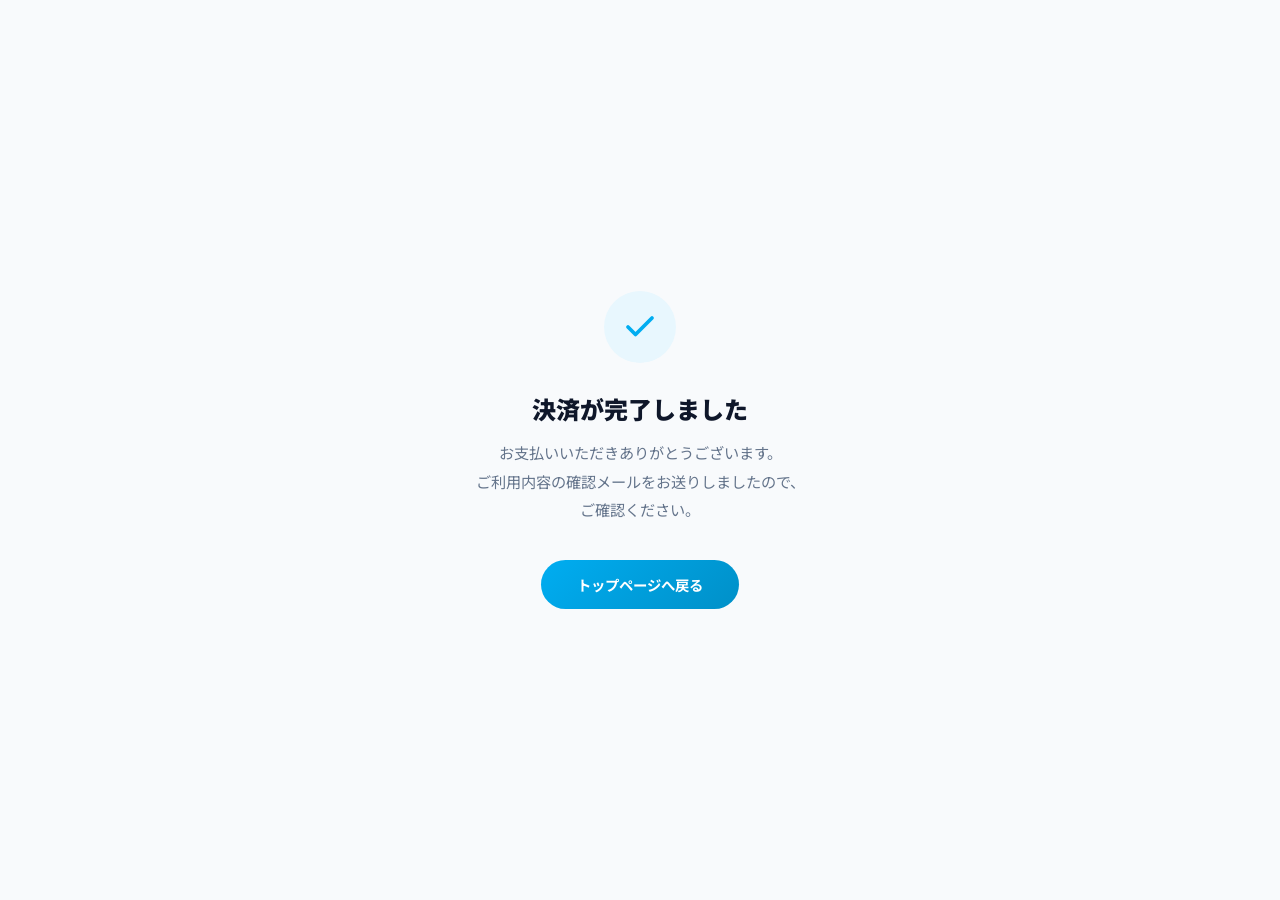
<file: checked.html>
<!DOCTYPE html>
<html lang="ja">
<head>
  <meta charset="UTF-8">
  <meta name="viewport" content="width=device-width, initial-scale=1.0">
  <title>決済完了 | スポーツ栄養サポート</title>
  <meta name="robots" content="noindex, nofollow">
  <link rel="preconnect" href="https://fonts.googleapis.com">
  <link rel="preconnect" href="https://fonts.gstatic.com" crossorigin>
  <link href="https://fonts.googleapis.com/css2?family=Noto+Sans+JP:wght@400;500;700;900&family=Poppins:wght@600;700;800&display=swap" rel="stylesheet">
  <style>
    *, *::before, *::after { margin: 0; padding: 0; box-sizing: border-box; }

    :root {
      --blue: #00adf1;
      --blue-light: #e8f7fe;
      --dark: #0f172a;
      --gray: #64748b;
      --white: #ffffff;
    }

    body {
      font-family: 'Noto Sans JP', sans-serif;
      color: var(--dark);
      background: #f8fafc;
      min-height: 100vh;
      display: flex;
      align-items: center;
      justify-content: center;
      padding: 24px;
    }

    .thanks {
      text-align: center;
      max-width: 480px;
      width: 100%;
    }

    .thanks__icon {
      width: 72px;
      height: 72px;
      border-radius: 50%;
      background: var(--blue-light);
      display: flex;
      align-items: center;
      justify-content: center;
      margin: 0 auto 28px;
      animation: popIn 0.5s cubic-bezier(0.22, 1, 0.36, 1) 0.2s both;
    }

    .thanks__icon svg {
      width: 36px;
      height: 36px;
      color: var(--blue);
    }

    .thanks__title {
      font-size: 1.5rem;
      font-weight: 900;
      margin-bottom: 12px;
      opacity: 0;
      animation: fadeUp 0.6s ease-out 0.4s forwards;
    }

    .thanks__message {
      font-size: 0.95rem;
      color: var(--gray);
      line-height: 1.9;
      margin-bottom: 36px;
      opacity: 0;
      animation: fadeUp 0.6s ease-out 0.6s forwards;
    }

    .thanks__btn {
      display: inline-block;
      font-family: 'Noto Sans JP', sans-serif;
      font-size: 0.9rem;
      font-weight: 700;
      color: var(--white);
      background: linear-gradient(135deg, var(--blue), #0090c8);
      padding: 14px 36px;
      border-radius: 50px;
      text-decoration: none;
      transition: 0.3s cubic-bezier(0.4, 0, 0.2, 1);
      opacity: 0;
      animation: fadeUp 0.6s ease-out 0.8s forwards;
    }

    .thanks__btn:hover {
      transform: translateY(-2px);
      box-shadow: 0 6px 20px rgba(0, 173, 241, 0.3);
    }

    @keyframes popIn {
      0%   { opacity: 0; transform: scale(0.5); }
      100% { opacity: 1; transform: scale(1); }
    }

    @keyframes fadeUp {
      0%   { opacity: 0; transform: translateY(16px); }
      100% { opacity: 1; transform: translateY(0); }
    }

    @media (max-width: 480px) {
      .thanks__title { font-size: 1.25rem; }
      .thanks__message { font-size: 0.88rem; }
      .thanks__btn { font-size: 0.85rem; padding: 12px 28px; }
      .thanks__icon { width: 60px; height: 60px; }
      .thanks__icon svg { width: 30px; height: 30px; }
    }
  </style>
</head>
<body>
  <div class="thanks">
    <div class="thanks__icon">
      <svg viewBox="0 0 24 24" fill="none" stroke="currentColor" stroke-width="2.5" stroke-linecap="round" stroke-linejoin="round">
        <polyline points="20 6 9 17 4 12"></polyline>
      </svg>
    </div>
    <h1 class="thanks__title">決済が完了しました</h1>
    <p class="thanks__message">
      お支払いいただきありがとうございます。<br>
      ご利用内容の確認メールをお送りしましたので、<br>
      ご確認ください。
    </p>
    <a href="index.html" class="thanks__btn">トップページへ戻る</a>
  </div>
</body>
</html>
</file>
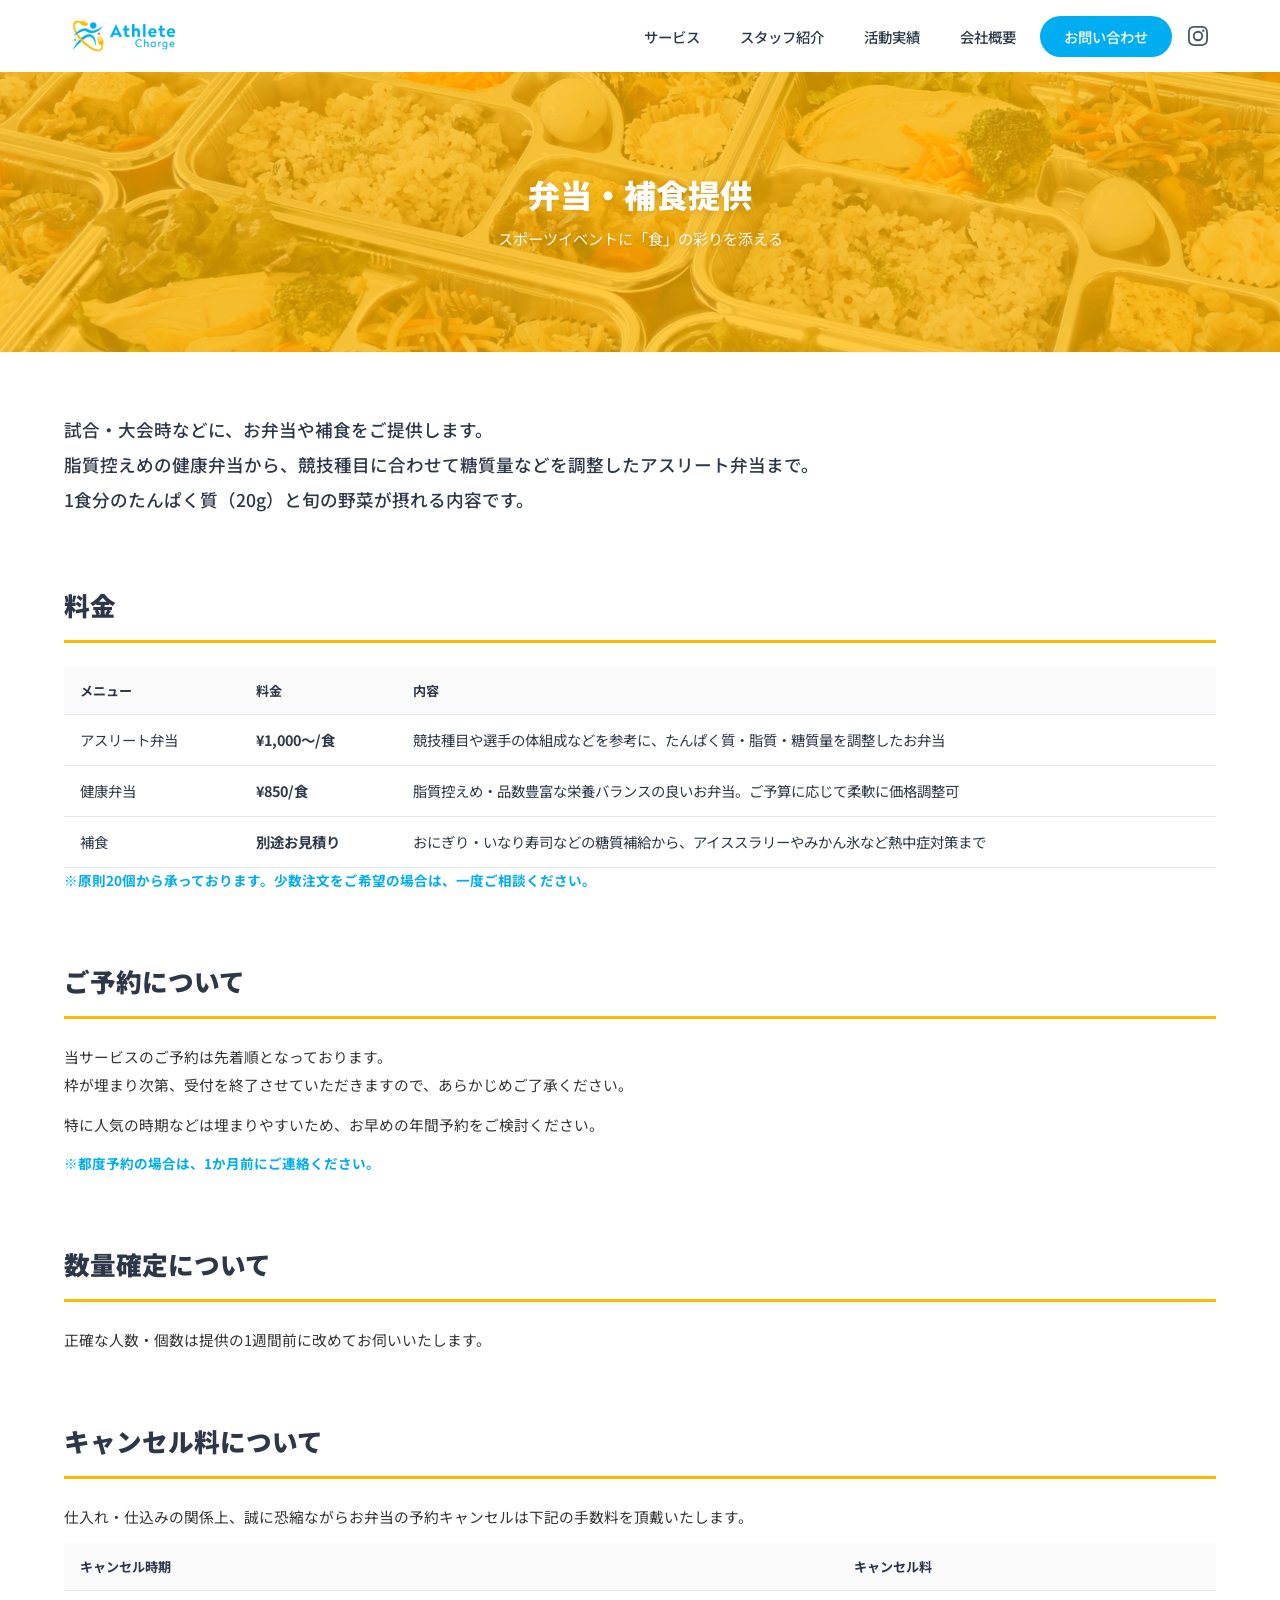
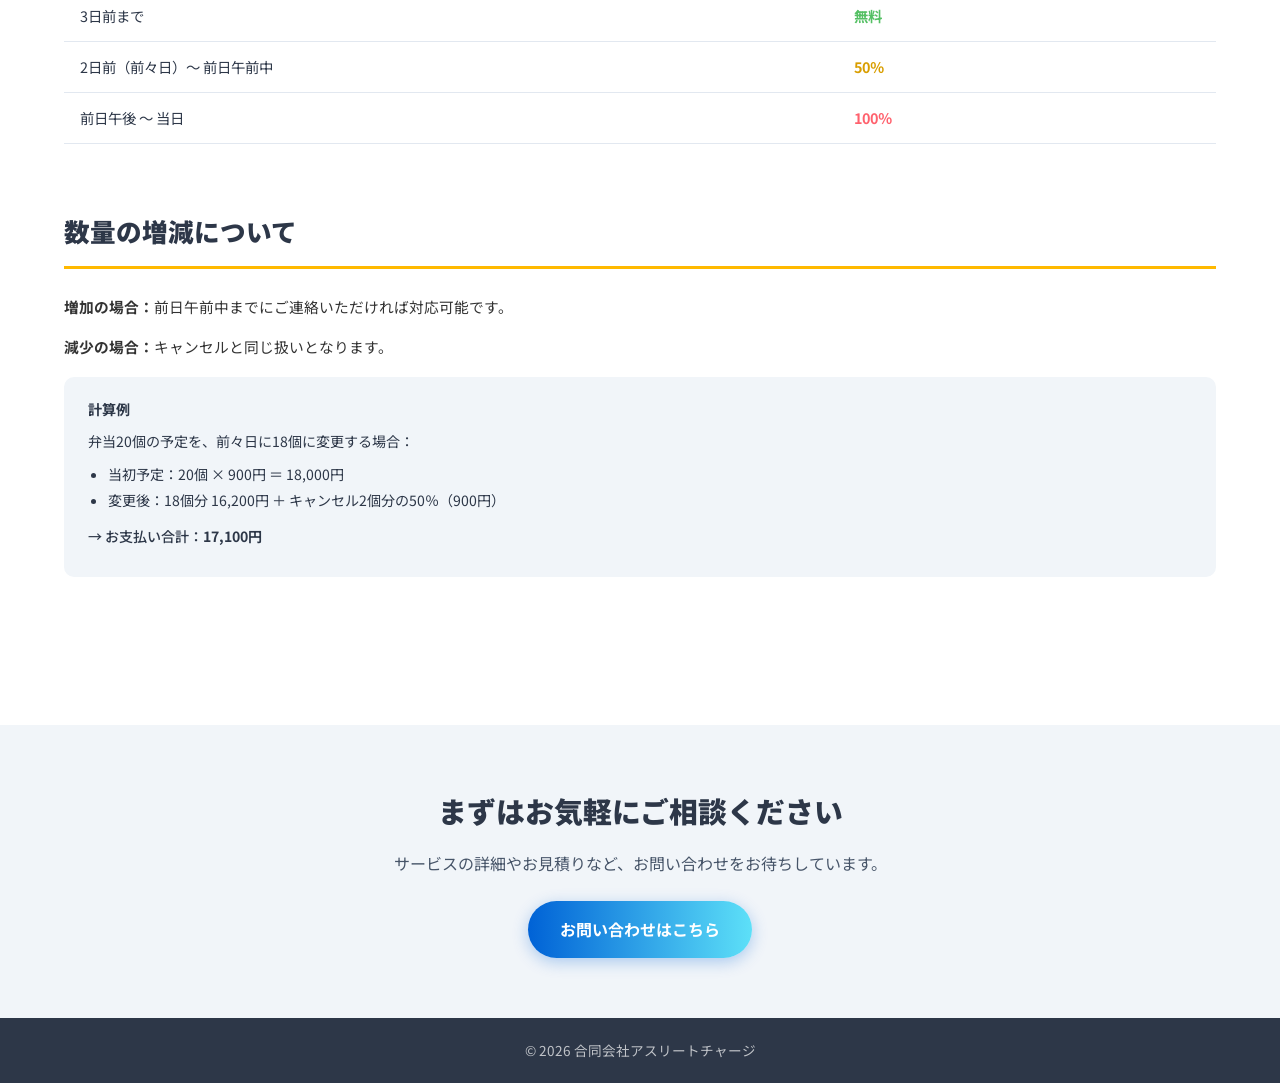
<file: services/bento.html>
<!DOCTYPE html>
<html lang="ja">
<head>
  <meta charset="UTF-8">
  <meta name="viewport" content="width=device-width, initial-scale=1.0">
  <title>弁当販売・イベント出店 | スポーツ栄養サポート</title>
  <link rel="stylesheet" href="../css/style.css">
  <link rel="stylesheet" href="../css/service-detail.css">
  <link rel="preconnect" href="https://fonts.googleapis.com">
  <link rel="preconnect" href="https://fonts.gstatic.com" crossorigin>
  <link href="https://fonts.googleapis.com/css2?family=Noto+Sans+JP:wght@400;500;700;900&family=Poppins:wght@600;700;800&display=swap" rel="stylesheet">
</head>
<body>

  <!-- HEADER -->
  <header class="header header--scrolled" id="header">
    <div class="container header__inner">
      <a href="../index.html" class="header__logo">
        <img src="../images/common/logo.png" alt="Sports Nutrition" class="logo-img">
      </a>
      <nav class="header__nav" id="nav">
        <ul class="nav-list">
          <li class="nav-item--has-sub">
            <a href="../index.html#services" class="nav-link">サービス</a>
            <ul class="nav-sub">
              <li><a href="cafeteria.html" class="nav-sub__link">食堂運営</a></li>
              <li><a href="bento.html" class="nav-sub__link">弁当受注</a></li>
              <li><a href="seminar.html" class="nav-sub__link">栄養セミナー</a></li>
              <li><a href="consulting.html" class="nav-sub__link">栄養コンサルティング</a></li>
              <li><a href="counseling.html" class="nav-sub__link">オンライン栄養相談</a></li>
            </ul>
          </li>
          <li><a href="../index.html#team" class="nav-link">スタッフ紹介</a></li>
          <li><a href="../index.html#results" class="nav-link">活動実績</a></li>
          <li><a href="../index.html#company" class="nav-link">会社概要</a></li>
          <li><a href="mailto:info@sports-nutrition.example.jp?subject=%E3%81%8A%E5%95%8F%E3%81%84%E5%90%88%E3%82%8F%E3%81%9B" class="nav-link nav-link--cta">お問い合わせ</a></li>
        </ul>
      </nav>
      <div class="header__social">
        <a href="https://www.instagram.com/athletecharge" target="_blank" rel="noopener" class="social-icon social-icon--instagram" aria-label="Instagram">
          <svg viewBox="0 0 24 24" width="20" height="20" fill="currentColor"><path d="M12 2.163c3.204 0 3.584.012 4.85.07 3.252.148 4.771 1.691 4.919 4.919.058 1.265.069 1.645.069 4.849 0 3.205-.012 3.584-.069 4.849-.149 3.225-1.664 4.771-4.919 4.919-1.266.058-1.644.07-4.85.07-3.204 0-3.584-.012-4.849-.07-3.26-.149-4.771-1.699-4.919-4.92-.058-1.265-.07-1.644-.07-4.849 0-3.204.013-3.583.07-4.849.149-3.227 1.664-4.771 4.919-4.919 1.266-.057 1.645-.069 4.849-.069zM12 0C8.741 0 8.333.014 7.053.072 2.695.272.273 2.69.073 7.052.014 8.333 0 8.741 0 12c0 3.259.014 3.668.072 4.948.2 4.358 2.618 6.78 6.98 6.98C8.333 23.986 8.741 24 12 24c3.259 0 3.668-.014 4.948-.072 4.354-.2 6.782-2.618 6.979-6.98.059-1.28.073-1.689.073-4.948 0-3.259-.014-3.667-.072-4.947-.196-4.354-2.617-6.78-6.979-6.98C15.668.014 15.259 0 12 0zm0 5.838a6.162 6.162 0 100 12.324 6.162 6.162 0 000-12.324zM12 16a4 4 0 110-8 4 4 0 010 8zm6.406-11.845a1.44 1.44 0 100 2.881 1.44 1.44 0 000-2.881z"/></svg>
        </a>
      </div>
      <button class="header__hamburger" id="hamburger" aria-label="メニューを開く">
        <span></span><span></span><span></span>
      </button>
    </div>
  </header>

  <!-- HERO -->
  <section class="subpage-hero subpage-hero--yellow">
    <div class="subpage-hero__bg">
      <img src="../images/home/service-bento.jpg" alt="弁当販売・イベント出店">
      <div class="subpage-hero__overlay subpage-hero__overlay--yellow"></div>
    </div>
    <div class="container subpage-hero__content">
      <h1 class="subpage-hero__title">弁当・補食提供</h1>
      <p class="subpage-hero__subtitle">スポーツイベントに「食」の彩りを添える</p>
    </div>
  </section>

  <!-- MAIN CONTENT -->
  <section class="service-detail">
    <div class="container">
      <p class="lead">試合・大会時などに、お弁当や補食をご提供します。<br>脂質控えめの健康弁当から、競技種目に合わせて糖質量などを調整したアスリート弁当まで。<br>1食分のたんぱく質（20g）と旬の野菜が摂れる内容です。</p>
      <h2 class="border--yellow">料金</h2>
      <div class="reservation-notice">
        <table class="cancel-table">
          <thead>
            <tr>
              <th>メニュー</th>
              <th>料金</th>
              <th>内容</th>
            </tr>
          </thead>
          <tbody>
            <tr>
              <td>アスリート弁当</td>
              <td><strong>¥1,000〜/食</strong></td>
              <td>競技種目や選手の体組成などを参考に、たんぱく質・脂質・糖質量を調整したお弁当</td>
            </tr>
            <tr>
              <td>健康弁当</td>
              <td><strong>¥850/食</strong></td>
              <td>脂質控えめ・品数豊富な栄養バランスの良いお弁当。ご予算に応じて柔軟に価格調整可</td>
            </tr>
            <tr>
              <td>補食</td>
              <td><strong>別途お見積り</strong></td>
              <td>おにぎり・いなり寿司などの糖質補給から、アイススラリーやみかん氷など熱中症対策まで</td>
            </tr>
          </tbody>
        </table>
        <p class="reservation-notice__note">※原則20個から承っております。少数注文をご希望の場合は、一度ご相談ください。</p>
      </div>
      <h2 class="border--yellow">ご予約について</h2>
      <div class="reservation-notice">
        <p>当サービスのご予約は先着順となっております。<br>枠が埋まり次第、受付を終了させていただきますので、あらかじめご了承ください。</p>
        <p>特に人気の時期などは埋まりやすいため、お早めの年間予約をご検討ください。</p>
        <p class="reservation-notice__note">※都度予約の場合は、1か月前にご連絡ください。</p>
      </div>

      <h2 class="border--yellow">数量確定について</h2>
      <div class="reservation-notice">
        <p>正確な人数・個数は提供の1週間前に改めてお伺いいたします。</p>
      </div>

      <h2 class="border--yellow">キャンセル料について</h2>
      <div class="reservation-notice">
        <p>仕入れ・仕込みの関係上、誠に恐縮ながらお弁当の予約キャンセルは下記の手数料を頂戴いたします。</p>
        <table class="cancel-table">
          <thead>
            <tr>
              <th>キャンセル時期</th>
              <th>キャンセル料</th>
            </tr>
          </thead>
          <tbody>
            <tr>
              <td>3日前まで</td>
              <td><span class="cancel-free">無料</span></td>
            </tr>
            <tr>
              <td>2日前（前々日）〜 前日午前中</td>
              <td><span class="cancel-half">50％</span></td>
            </tr>
            <tr>
              <td>前日午後 〜 当日</td>
              <td><span class="cancel-full">100％</span></td>
            </tr>
          </tbody>
        </table>
      </div>

      <h2 class="border--yellow">数量の増減について</h2>
      <div class="reservation-notice">
        <p><strong>増加の場合：</strong>前日午前中までにご連絡いただければ対応可能です。</p>
        <p><strong>減少の場合：</strong>キャンセルと同じ扱いとなります。</p>
        <div class="calc-example">
          <h4>計算例</h4>
          <p>弁当20個の予定を、前々日に18個に変更する場合：</p>
          <ul>
            <li>当初予定：20個 × 900円 ＝ 18,000円</li>
            <li>変更後：18個分 16,200円 ＋ キャンセル2個分の50％（900円）</li>
          </ul>
          <p class="calc-example__total">→ お支払い合計：<strong>17,100円</strong></p>
        </div>
      </div>

    </div>
  </section>

  <!-- SUB PAGE CTA -->
  <section class="subpage-cta">
    <div class="container">
      <h2>まずはお気軽にご相談ください</h2>
      <p>サービスの詳細やお見積りなど、お問い合わせをお待ちしています。</p>
      <a href="../index.html#contact" class="btn btn--primary">お問い合わせはこちら</a>
    </div>
  </section>

  <!-- FOOTER -->
  <footer class="footer">
    <div class="footer__bottom">
      <p>&copy; 2026 合同会社アスリートチャージ</p>
    </div>
  </footer>

  <script src="../js/main.js"></script>
</body>
</html>
</file>
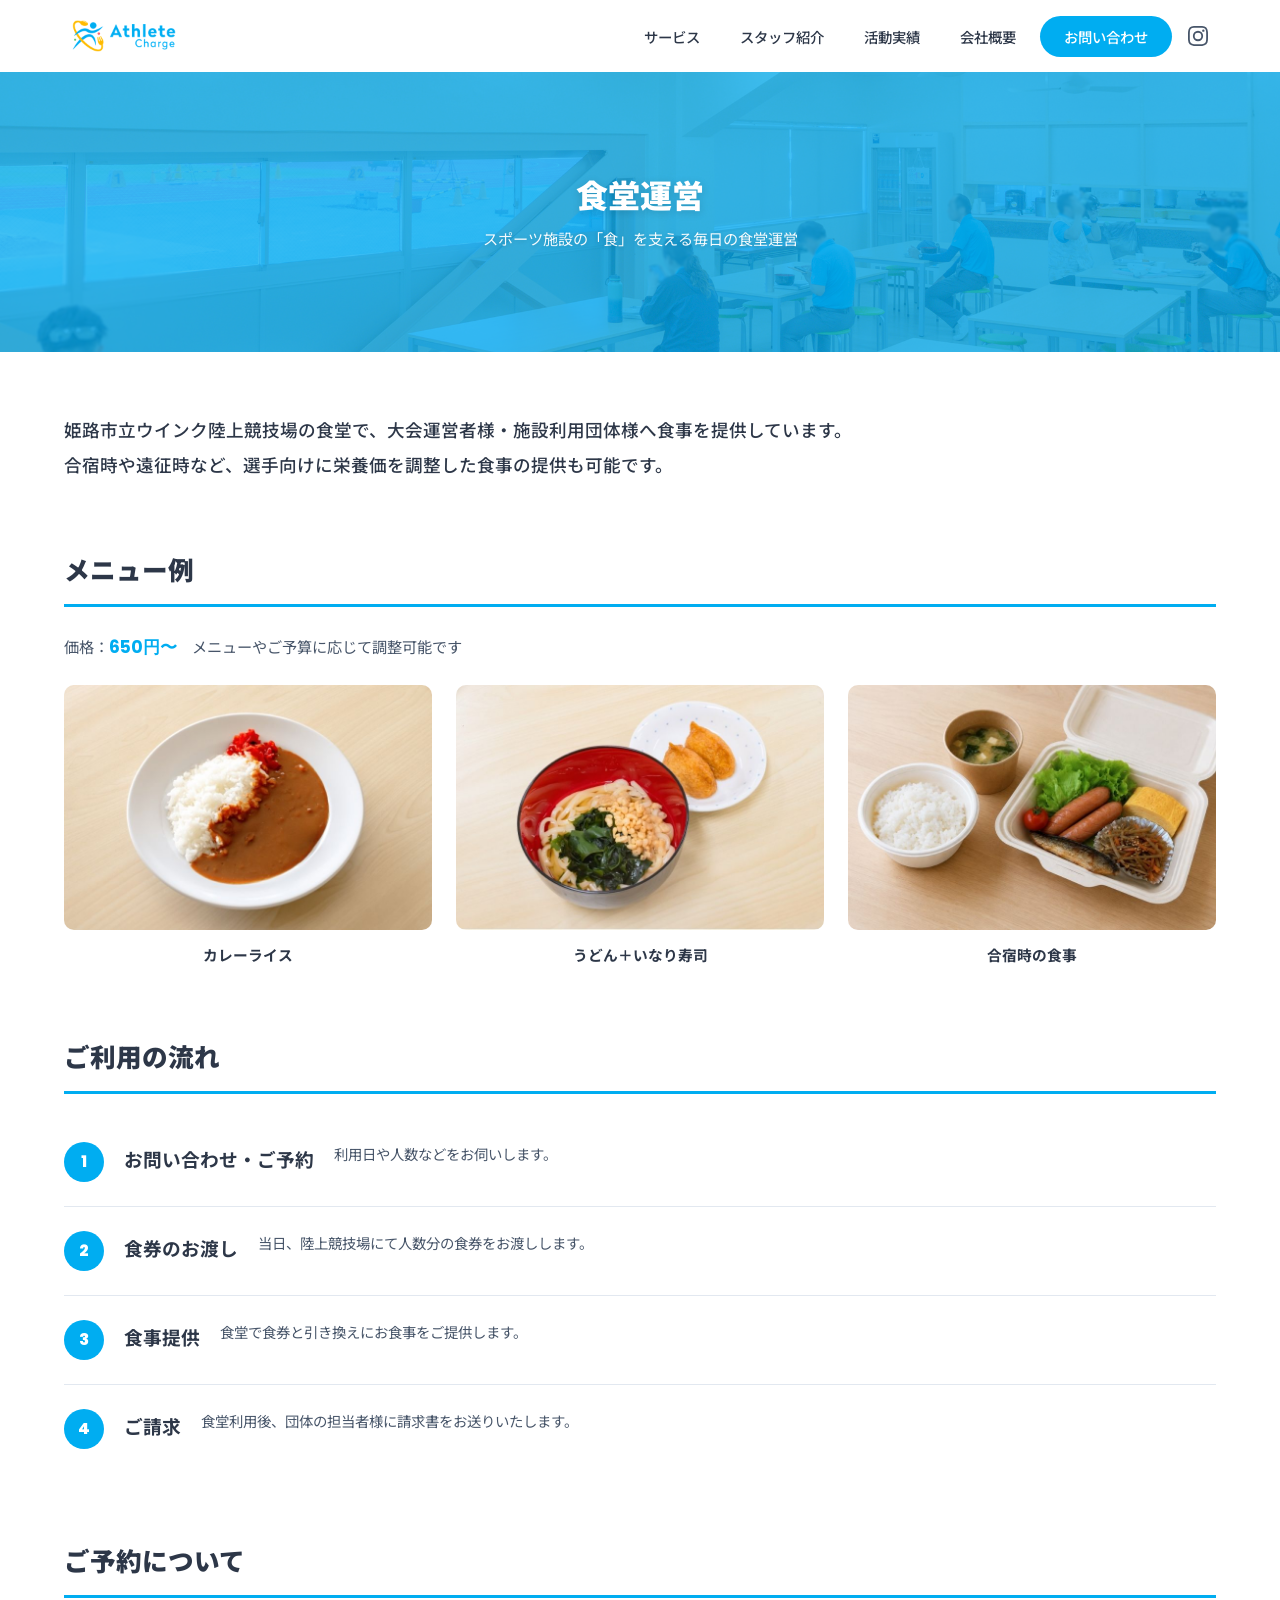
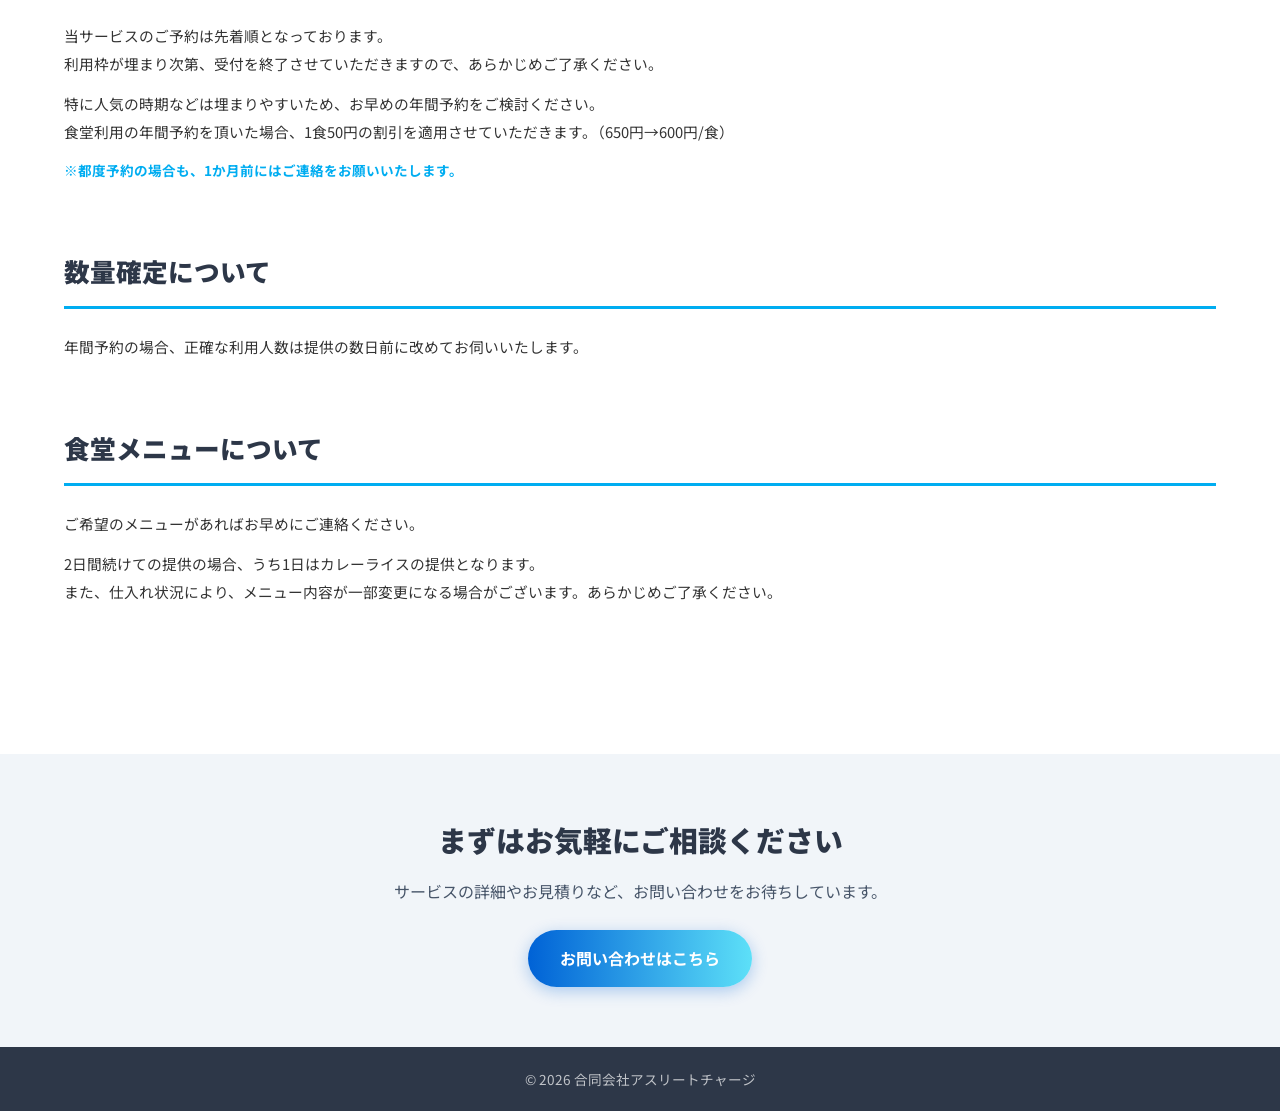
<file: services/cafeteria.html>
<!DOCTYPE html>
<html lang="ja">
<head>
  <meta charset="UTF-8">
  <meta name="viewport" content="width=device-width, initial-scale=1.0">
  <title>食堂運営 | スポーツ栄養サポート</title>
  <link rel="stylesheet" href="../css/style.css">
  <link rel="stylesheet" href="../css/service-detail.css">
  <link rel="preconnect" href="https://fonts.googleapis.com">
  <link rel="preconnect" href="https://fonts.gstatic.com" crossorigin>
  <link href="https://fonts.googleapis.com/css2?family=Noto+Sans+JP:wght@400;500;700;900&family=Poppins:wght@600;700;800&display=swap" rel="stylesheet">
</head>
<body>

  <!-- HEADER -->
  <header class="header header--scrolled" id="header">
    <div class="container header__inner">
      <a href="../index.html" class="header__logo">
        <img src="../images/common/logo.png" alt="Sports Nutrition" class="logo-img">
      </a>
      <nav class="header__nav" id="nav">
        <ul class="nav-list">
          <li class="nav-item--has-sub">
            <a href="../index.html#services" class="nav-link">サービス</a>
            <ul class="nav-sub">
              <li><a href="cafeteria.html" class="nav-sub__link">食堂運営</a></li>
              <li><a href="bento.html" class="nav-sub__link">弁当受注</a></li>
              <li><a href="seminar.html" class="nav-sub__link">栄養セミナー</a></li>
              <li><a href="consulting.html" class="nav-sub__link">栄養コンサルティング</a></li>
              <li><a href="counseling.html" class="nav-sub__link">オンライン栄養相談</a></li>
            </ul>
          </li>
          <li><a href="../index.html#team" class="nav-link">スタッフ紹介</a></li>
          <li><a href="../index.html#results" class="nav-link">活動実績</a></li>
          <li><a href="../index.html#company" class="nav-link">会社概要</a></li>
          <li><a href="mailto:info@sports-nutrition.example.jp?subject=%E3%81%8A%E5%95%8F%E3%81%84%E5%90%88%E3%82%8F%E3%81%9B" class="nav-link nav-link--cta">お問い合わせ</a></li>
        </ul>
      </nav>
      <div class="header__social">
        <a href="https://www.instagram.com/athletecharge" target="_blank" rel="noopener" class="social-icon social-icon--instagram" aria-label="Instagram">
          <svg viewBox="0 0 24 24" width="20" height="20" fill="currentColor"><path d="M12 2.163c3.204 0 3.584.012 4.85.07 3.252.148 4.771 1.691 4.919 4.919.058 1.265.069 1.645.069 4.849 0 3.205-.012 3.584-.069 4.849-.149 3.225-1.664 4.771-4.919 4.919-1.266.058-1.644.07-4.85.07-3.204 0-3.584-.012-4.849-.07-3.26-.149-4.771-1.699-4.919-4.92-.058-1.265-.07-1.644-.07-4.849 0-3.204.013-3.583.07-4.849.149-3.227 1.664-4.771 4.919-4.919 1.266-.057 1.645-.069 4.849-.069zM12 0C8.741 0 8.333.014 7.053.072 2.695.272.273 2.69.073 7.052.014 8.333 0 8.741 0 12c0 3.259.014 3.668.072 4.948.2 4.358 2.618 6.78 6.98 6.98C8.333 23.986 8.741 24 12 24c3.259 0 3.668-.014 4.948-.072 4.354-.2 6.782-2.618 6.979-6.98.059-1.28.073-1.689.073-4.948 0-3.259-.014-3.667-.072-4.947-.196-4.354-2.617-6.78-6.979-6.98C15.668.014 15.259 0 12 0zm0 5.838a6.162 6.162 0 100 12.324 6.162 6.162 0 000-12.324zM12 16a4 4 0 110-8 4 4 0 010 8zm6.406-11.845a1.44 1.44 0 100 2.881 1.44 1.44 0 000-2.881z"/></svg>
        </a>
      </div>
      <button class="header__hamburger" id="hamburger" aria-label="メニューを開く">
        <span></span><span></span><span></span>
      </button>
    </div>
  </header>

  <!-- HERO -->
  <section class="subpage-hero subpage-hero--blue">
    <div class="subpage-hero__bg">
      <img src="../images/home/service-cafeteria.jpg" alt="食堂運営">
      <div class="subpage-hero__overlay subpage-hero__overlay--blue"></div>
    </div>
    <div class="container subpage-hero__content">
      <h1 class="subpage-hero__title">食堂運営</h1>
      <p class="subpage-hero__subtitle">スポーツ施設の「食」を支える毎日の食堂運営</p>
    </div>
  </section>

  <!-- MAIN CONTENT -->
  <section class="service-detail">
    <div class="container">
      <p class="lead">姫路市立ウインク陸上競技場の食堂で、大会運営者様・施設利用団体様へ食事を提供しています。<br>合宿時や遠征時など、選手向けに栄養価を調整した食事の提供も可能です。
</p>

      <h2 class="border--blue">メニュー例</h2>
      <p class="menu-price-info">価格：<strong>650円〜</strong>　メニューやご予算に応じて調整可能です</p>
      <div class="menu-cards">
        <div class="menu-card">
          <div class="menu-card__img">
            <img src="../images/services/menu-curry.jpg" alt="カレーライス">
          </div>
          <h4 class="menu-card__name">カレーライス</h4>
        </div>
        <div class="menu-card">
          <div class="menu-card__img">
            <img src="../images/services/menu-udon.jpg" alt="うどん＋いなり寿司">
          </div>
          <h4 class="menu-card__name">うどん＋いなり寿司</h4>
        </div>
        <div class="menu-card">
          <div class="menu-card__img">
            <img src="../images/services/menu-set.jpg" alt="合宿時の食事">
          </div>
          <h4 class="menu-card__name">合宿時の食事</h4>
        </div>
      </div>

      <h2 class="border--blue">ご利用の流れ</h2>
      <div class="detail-flow">
        <div class="flow-steps">
            <div class="flow-step">
              <div class="flow-step__number flow-step__number--blue">1</div>
              <h3>お問い合わせ・ご予約</h3>
              <p>利用日や人数などをお伺いします。</p>
            </div>
            <div class="flow-step">
              <div class="flow-step__number flow-step__number--blue">2</div>
              <h3>食券のお渡し</h3>
              <p>当日、陸上競技場にて人数分の食券をお渡しします。</p>
            </div>
            <div class="flow-step">
              <div class="flow-step__number flow-step__number--blue">3</div>
              <h3>食事提供</h3>
              <p>食堂で食券と引き換えにお食事をご提供します。</p>
            </div>
            <div class="flow-step">
              <div class="flow-step__number flow-step__number--blue">4</div>
              <h3>ご請求</h3>
              <p>食堂利用後、団体の担当者様に請求書をお送りいたします。</p>
            </div>
          </div>
      </div>

      <h2 class="border--blue">ご予約について</h2>
      <div class="reservation-notice">
        <p>当サービスのご予約は先着順となっております。<br>利用枠が埋まり次第、受付を終了させていただきますので、あらかじめご了承ください。</p>
        <p>特に人気の時期などは埋まりやすいため、お早めの年間予約をご検討ください。<br>食堂利用の年間予約を頂いた場合、1食50円の割引を適用させていただきます。（650円→600円/食）</p>
        <p class="reservation-notice__note">※都度予約の場合も、1か月前にはご連絡をお願いいたします。</p>
      </div>

      <h2 class="border--blue">数量確定について</h2>
      <div class="reservation-notice">
        <p>年間予約の場合、正確な利用人数は提供の数日前に改めてお伺いいたします。</p>
      </div>

      <h2 class="border--blue">食堂メニューについて</h2>
      <div class="reservation-notice">
        <p>ご希望のメニューがあればお早めにご連絡ください。</p>
        <p>2日間続けての提供の場合、うち1日はカレーライスの提供となります。<br>また、仕入れ状況により、メニュー内容が一部変更になる場合がございます。あらかじめご了承ください。</p>
      </div>

    </div>
  </section>

  <!-- SUB PAGE CTA -->
  <section class="subpage-cta">
    <div class="container">
      <h2>まずはお気軽にご相談ください</h2>
      <p>サービスの詳細やお見積りなど、お問い合わせをお待ちしています。</p>
      <a href="../index.html#contact" class="btn btn--primary">お問い合わせはこちら</a>
    </div>
  </section>

  <!-- FOOTER -->
  <footer class="footer">
    <div class="footer__bottom">
      <p>&copy; 2026 合同会社アスリートチャージ</p>
    </div>
  </footer>

  <script src="../js/main.js"></script>
</body>
</html>
</file>
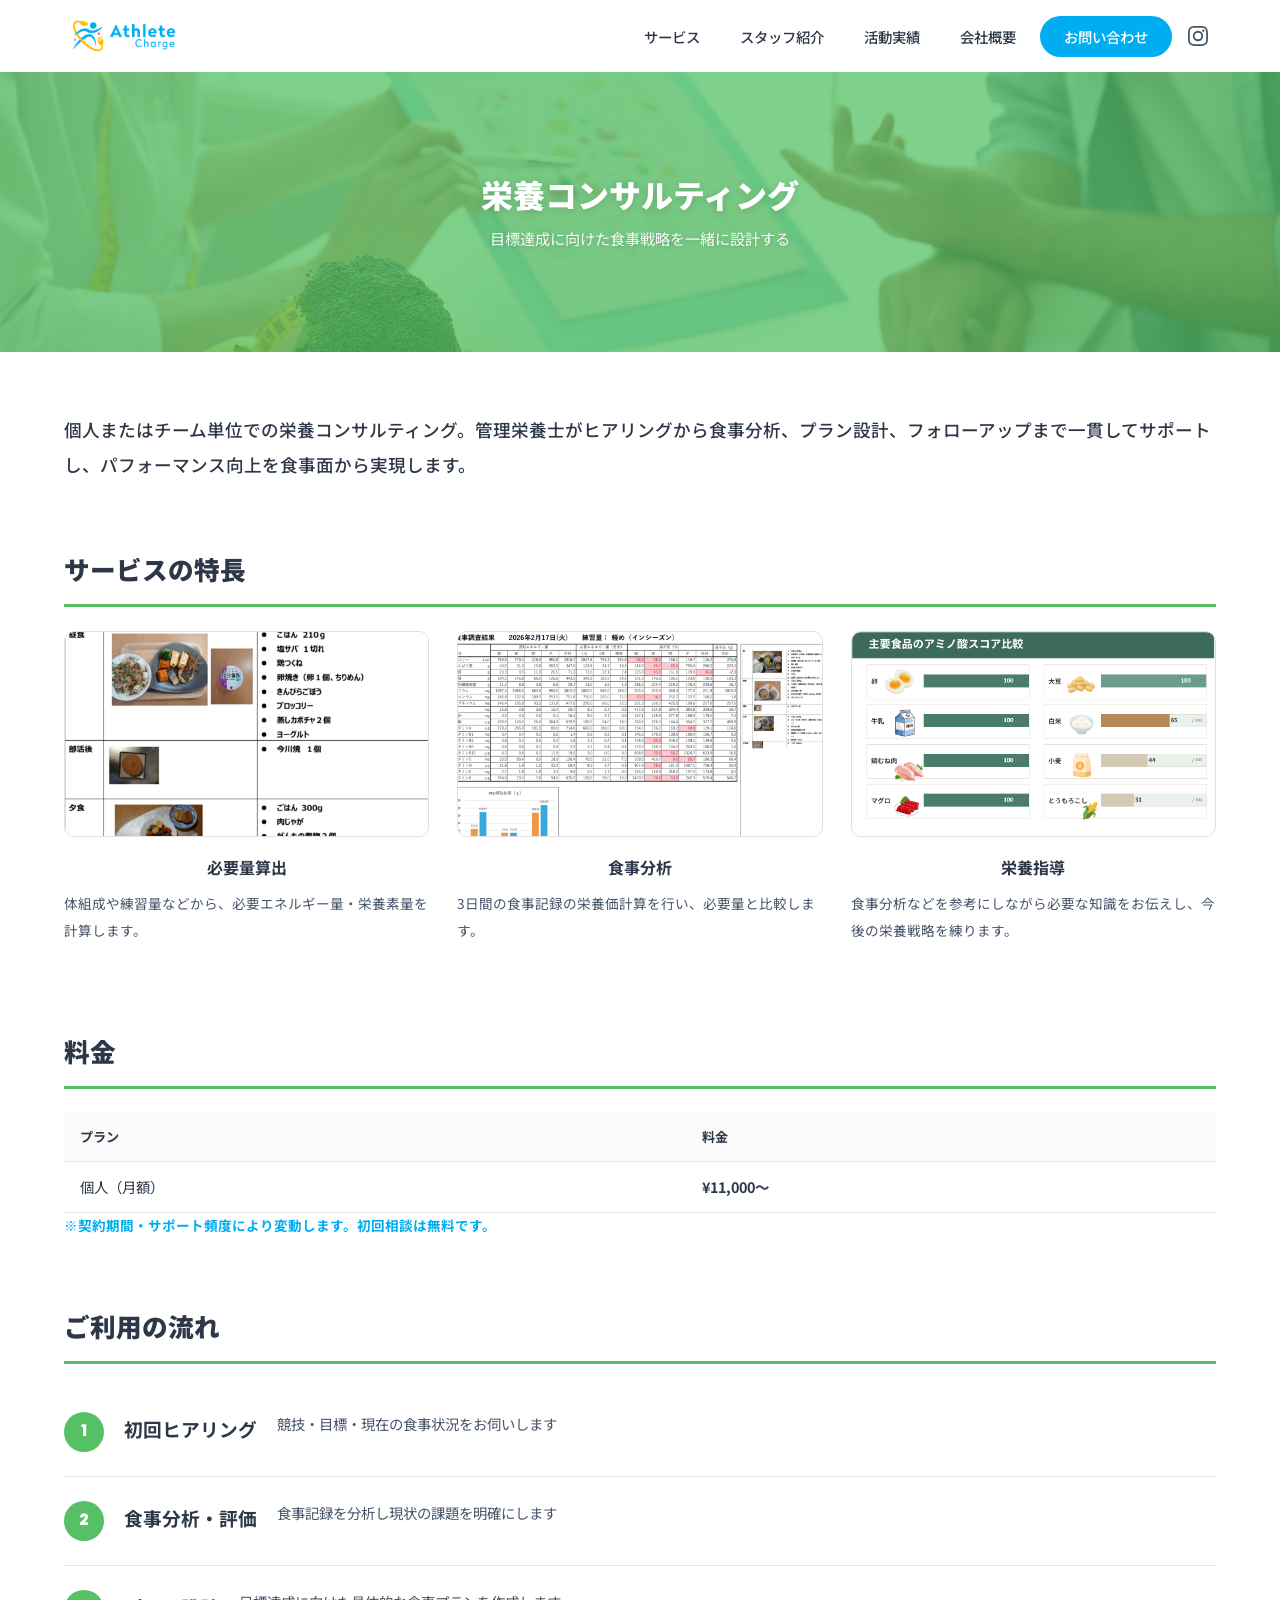
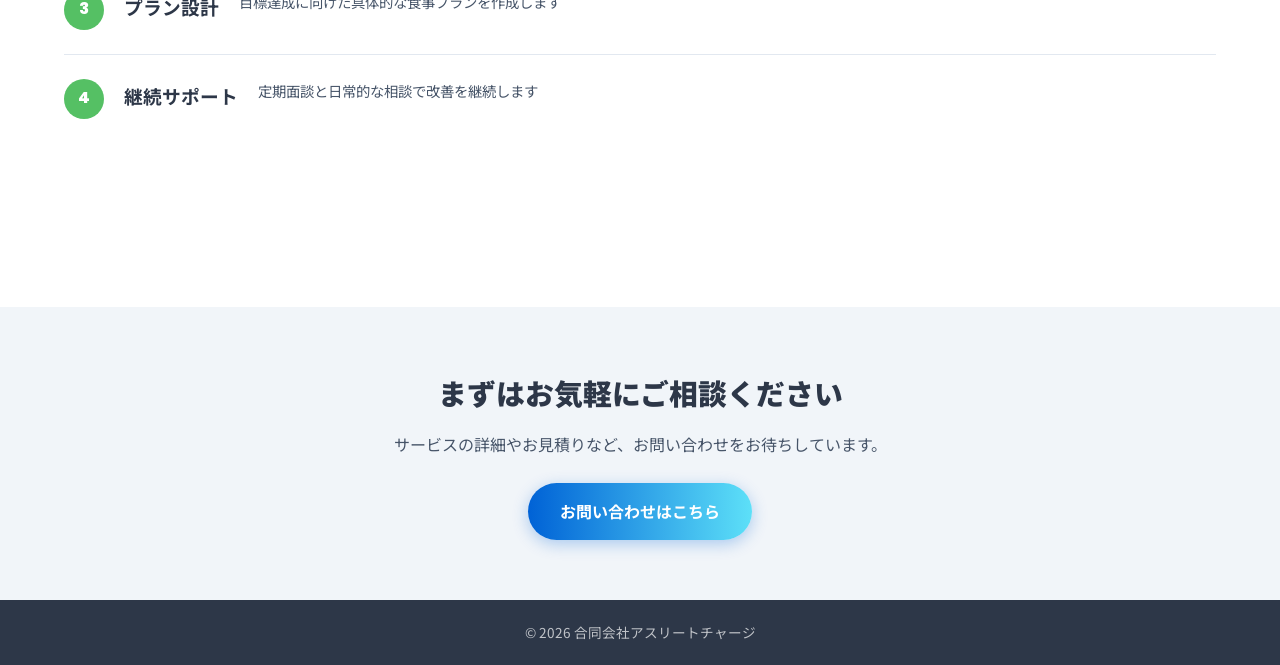
<file: services/consulting.html>
<!DOCTYPE html>
<html lang="ja">
<head>
  <meta charset="UTF-8">
  <meta name="viewport" content="width=device-width, initial-scale=1.0">
  <title>栄養コンサルティング | スポーツ栄養サポート</title>
  <link rel="stylesheet" href="../css/style.css">
  <link rel="stylesheet" href="../css/service-detail.css">
  <link rel="preconnect" href="https://fonts.googleapis.com">
  <link rel="preconnect" href="https://fonts.gstatic.com" crossorigin>
  <link href="https://fonts.googleapis.com/css2?family=Noto+Sans+JP:wght@400;500;700;900&family=Poppins:wght@600;700;800&display=swap" rel="stylesheet">
</head>
<body>

  <!-- HEADER -->
  <header class="header header--scrolled" id="header">
    <div class="container header__inner">
      <a href="../index.html" class="header__logo">
        <img src="../images/common/logo.png" alt="Sports Nutrition" class="logo-img">
      </a>
      <nav class="header__nav" id="nav">
        <ul class="nav-list">
          <li class="nav-item--has-sub">
            <a href="../index.html#services" class="nav-link">サービス</a>
            <ul class="nav-sub">
              <li><a href="cafeteria.html" class="nav-sub__link">食堂運営</a></li>
              <li><a href="bento.html" class="nav-sub__link">弁当受注</a></li>
              <li><a href="seminar.html" class="nav-sub__link">栄養セミナー</a></li>
              <li><a href="consulting.html" class="nav-sub__link">栄養コンサルティング</a></li>
              <li><a href="counseling.html" class="nav-sub__link">オンライン栄養相談</a></li>
            </ul>
          </li>
          <li><a href="../index.html#team" class="nav-link">スタッフ紹介</a></li>
          <li><a href="../index.html#results" class="nav-link">活動実績</a></li>
          <li><a href="../index.html#company" class="nav-link">会社概要</a></li>
          <li><a href="mailto:info@sports-nutrition.example.jp?subject=%E3%81%8A%E5%95%8F%E3%81%84%E5%90%88%E3%82%8F%E3%81%9B" class="nav-link nav-link--cta">お問い合わせ</a></li>
        </ul>
      </nav>
      <div class="header__social">
        <a href="https://www.instagram.com/athletecharge" target="_blank" rel="noopener" class="social-icon social-icon--instagram" aria-label="Instagram">
          <svg viewBox="0 0 24 24" width="20" height="20" fill="currentColor"><path d="M12 2.163c3.204 0 3.584.012 4.85.07 3.252.148 4.771 1.691 4.919 4.919.058 1.265.069 1.645.069 4.849 0 3.205-.012 3.584-.069 4.849-.149 3.225-1.664 4.771-4.919 4.919-1.266.058-1.644.07-4.85.07-3.204 0-3.584-.012-4.849-.07-3.26-.149-4.771-1.699-4.919-4.92-.058-1.265-.07-1.644-.07-4.849 0-3.204.013-3.583.07-4.849.149-3.227 1.664-4.771 4.919-4.919 1.266-.057 1.645-.069 4.849-.069zM12 0C8.741 0 8.333.014 7.053.072 2.695.272.273 2.69.073 7.052.014 8.333 0 8.741 0 12c0 3.259.014 3.668.072 4.948.2 4.358 2.618 6.78 6.98 6.98C8.333 23.986 8.741 24 12 24c3.259 0 3.668-.014 4.948-.072 4.354-.2 6.782-2.618 6.979-6.98.059-1.28.073-1.689.073-4.948 0-3.259-.014-3.667-.072-4.947-.196-4.354-2.617-6.78-6.979-6.98C15.668.014 15.259 0 12 0zm0 5.838a6.162 6.162 0 100 12.324 6.162 6.162 0 000-12.324zM12 16a4 4 0 110-8 4 4 0 010 8zm6.406-11.845a1.44 1.44 0 100 2.881 1.44 1.44 0 000-2.881z"/></svg>
        </a>
      </div>
      <button class="header__hamburger" id="hamburger" aria-label="メニューを開く">
        <span></span><span></span><span></span>
      </button>
    </div>
  </header>

  <!-- HERO -->
  <section class="subpage-hero subpage-hero--green">
    <div class="subpage-hero__bg">
      <img src="../images/home/service-consulting.jpg" alt="栄養コンサルティング">
      <div class="subpage-hero__overlay subpage-hero__overlay--green"></div>
    </div>
    <div class="container subpage-hero__content">
      <h1 class="subpage-hero__title">栄養コンサルティング</h1>
      <p class="subpage-hero__subtitle">目標達成に向けた食事戦略を一緒に設計する</p>
    </div>
  </section>

  <!-- MAIN CONTENT -->
  <section class="service-detail">
    <div class="container">
      <p class="lead">個人またはチーム単位での栄養コンサルティング。管理栄養士がヒアリングから食事分析、プラン設計、フォローアップまで一貫してサポートし、パフォーマンス向上を食事面から実現します。</p>

      <h2 class="border--green">サービスの特長</h2>
            <div class="detail-features detail-features--landscape">
        <div class="detail-feature">
          <div class="detail-feature__img">
            <img src="../images/feature-consulting-01.jpg" alt="必要量算出">
          </div>
          <h4 class="detail-feature__title">必要量算出</h4>
          <p class="detail-feature__text">体組成や練習量などから、必要エネルギー量・栄養素量を計算します。</p>
        </div>
        <div class="detail-feature">
          <div class="detail-feature__img">
            <img src="../images/feature-consulting-02.jpg" alt="食事分析">
          </div>
          <h4 class="detail-feature__title">食事分析</h4>
          <p class="detail-feature__text">3日間の食事記録の栄養価計算を行い、必要量と比較します。</p>
        </div>
        <div class="detail-feature">
          <div class="detail-feature__img">
            <img src="../images/feature-consulting-03.jpg" alt="栄養指導">
          </div>
          <h4 class="detail-feature__title">栄養指導</h4>
          <p class="detail-feature__text">食事分析などを参考にしながら必要な知識をお伝えし、今後の栄養戦略を練ります。</p>
        </div>
      </div>


      <h2 class="border--green">料金</h2>
      <div class="reservation-notice">
        <table class="cancel-table">
          <thead>
            <tr>
              <th>プラン</th>
              <th>料金</th>
            </tr>
          </thead>
          <tbody>
            <tr>
              <td>個人（月額）</td>
              <td><strong>¥11,000〜</strong></td>
            </tr>
          </tbody>
        </table>
        <p class="reservation-notice__note">※契約期間・サポート頻度により変動します。初回相談は無料です。</p>
      </div>

      <h2 class="border--green">ご利用の流れ</h2>
      <div class="detail-flow">
        <div class="flow-steps">
            <div class="flow-step">
              <div class="flow-step__number flow-step__number--green">1</div>
              <h3>初回ヒアリング</h3>
              <p>競技・目標・現在の食事状況をお伺いします</p>
            </div>
            <div class="flow-step">
              <div class="flow-step__number flow-step__number--green">2</div>
              <h3>食事分析・評価</h3>
              <p>食事記録を分析し現状の課題を明確にします</p>
            </div>
            <div class="flow-step">
              <div class="flow-step__number flow-step__number--green">3</div>
              <h3>プラン設計</h3>
              <p>目標達成に向けた具体的な食事プランを作成します</p>
            </div>
            <div class="flow-step">
              <div class="flow-step__number flow-step__number--green">4</div>
              <h3>継続サポート</h3>
              <p>定期面談と日常的な相談で改善を継続します</p>
            </div>
          </div>
      </div>
    </div>
  </section>

  <!-- SUB PAGE CTA -->
  <section class="subpage-cta">
    <div class="container">
      <h2>まずはお気軽にご相談ください</h2>
      <p>サービスの詳細やお見積りなど、お問い合わせをお待ちしています。</p>
      <a href="../index.html#contact" class="btn btn--primary">お問い合わせはこちら</a>
    </div>
  </section>

  <!-- FOOTER -->
  <footer class="footer">
    <div class="footer__bottom">
      <p>&copy; 2026 合同会社アスリートチャージ</p>
    </div>
  </footer>

  <script src="../js/main.js"></script>
</body>
</html>
</file>
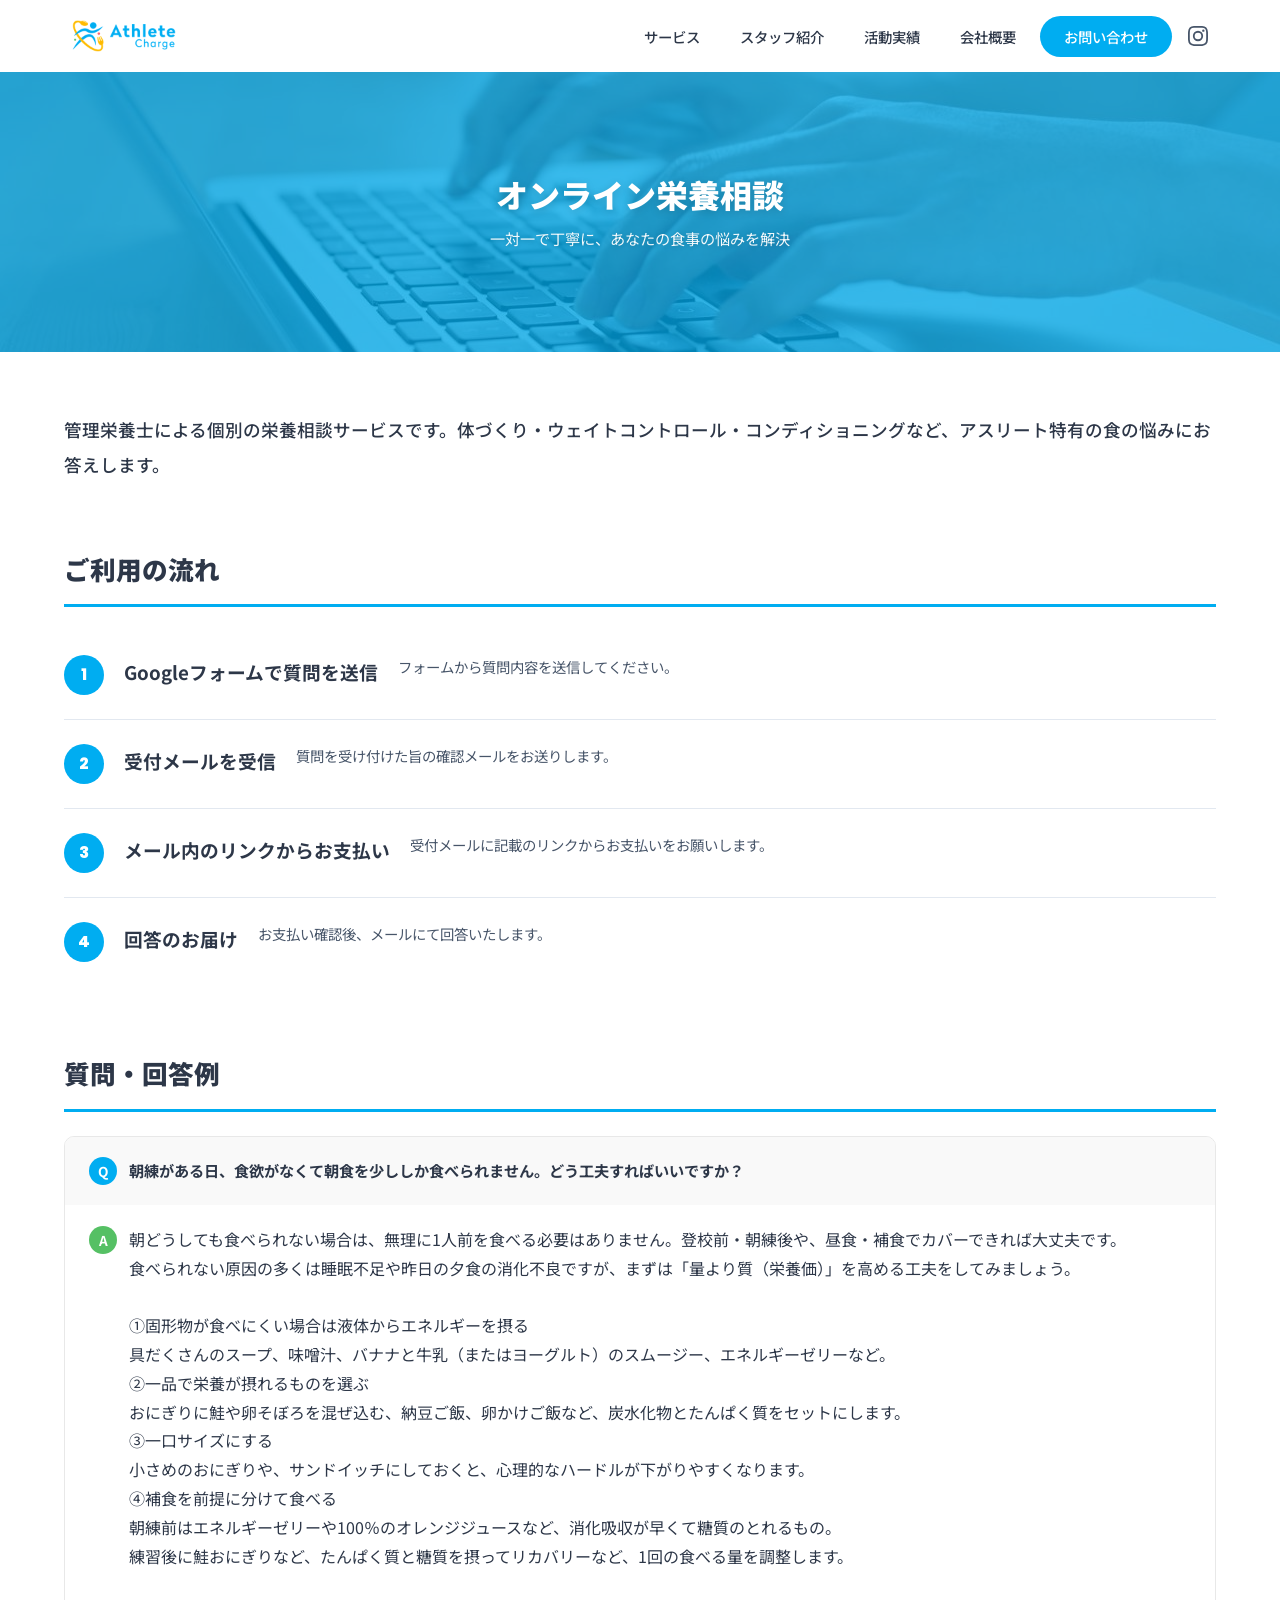
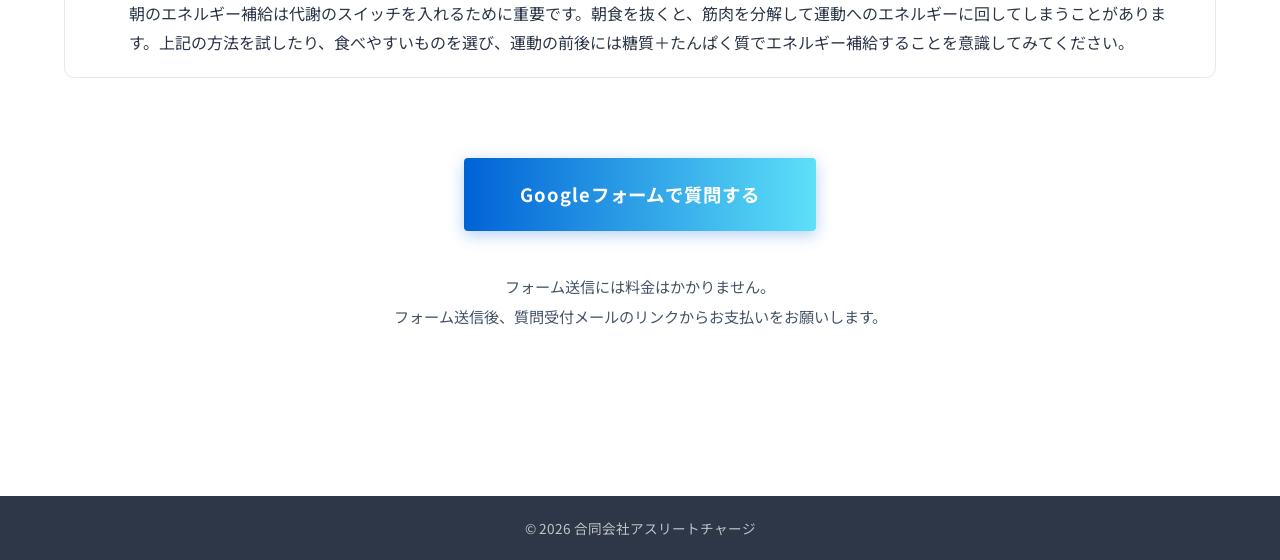
<file: services/counseling.html>
<!DOCTYPE html>
<html lang="ja">
<head>
  <meta charset="UTF-8">
  <meta name="viewport" content="width=device-width, initial-scale=1.0">
  <title>オンライン栄養相談 | スポーツ栄養サポート</title>
  <link rel="stylesheet" href="../css/style.css">
  <link rel="stylesheet" href="../css/service-detail.css">
  <link rel="preconnect" href="https://fonts.googleapis.com">
  <link rel="preconnect" href="https://fonts.gstatic.com" crossorigin>
  <link href="https://fonts.googleapis.com/css2?family=Noto+Sans+JP:wght@400;500;700;900&family=Poppins:wght@600;700;800&display=swap" rel="stylesheet">
</head>
<body>

  <!-- HEADER -->
  <header class="header header--scrolled" id="header">
    <div class="container header__inner">
      <a href="../index.html" class="header__logo">
        <img src="../images/common/logo.png" alt="Sports Nutrition" class="logo-img">
      </a>
      <nav class="header__nav" id="nav">
        <ul class="nav-list">
          <li class="nav-item--has-sub">
            <a href="../index.html#services" class="nav-link">サービス</a>
            <ul class="nav-sub">
              <li><a href="cafeteria.html" class="nav-sub__link">食堂運営</a></li>
              <li><a href="bento.html" class="nav-sub__link">弁当受注</a></li>
              <li><a href="seminar.html" class="nav-sub__link">栄養セミナー</a></li>
              <li><a href="consulting.html" class="nav-sub__link">栄養コンサルティング</a></li>
              <li><a href="counseling.html" class="nav-sub__link">オンライン栄養相談</a></li>
            </ul>
          </li>
          <li><a href="../index.html#team" class="nav-link">スタッフ紹介</a></li>
          <li><a href="../index.html#results" class="nav-link">活動実績</a></li>
          <li><a href="../index.html#company" class="nav-link">会社概要</a></li>
          <li><a href="mailto:info@sports-nutrition.example.jp?subject=%E3%81%8A%E5%95%8F%E3%81%84%E5%90%88%E3%82%8F%E3%81%9B" class="nav-link nav-link--cta">お問い合わせ</a></li>
        </ul>
      </nav>
      <div class="header__social">
        <a href="https://www.instagram.com/athletecharge" target="_blank" rel="noopener" class="social-icon social-icon--instagram" aria-label="Instagram">
          <svg viewBox="0 0 24 24" width="20" height="20" fill="currentColor"><path d="M12 2.163c3.204 0 3.584.012 4.85.07 3.252.148 4.771 1.691 4.919 4.919.058 1.265.069 1.645.069 4.849 0 3.205-.012 3.584-.069 4.849-.149 3.225-1.664 4.771-4.919 4.919-1.266.058-1.644.07-4.85.07-3.204 0-3.584-.012-4.849-.07-3.26-.149-4.771-1.699-4.919-4.92-.058-1.265-.07-1.644-.07-4.849 0-3.204.013-3.583.07-4.849.149-3.227 1.664-4.771 4.919-4.919 1.266-.057 1.645-.069 4.849-.069zM12 0C8.741 0 8.333.014 7.053.072 2.695.272.273 2.69.073 7.052.014 8.333 0 8.741 0 12c0 3.259.014 3.668.072 4.948.2 4.358 2.618 6.78 6.98 6.98C8.333 23.986 8.741 24 12 24c3.259 0 3.668-.014 4.948-.072 4.354-.2 6.782-2.618 6.979-6.98.059-1.28.073-1.689.073-4.948 0-3.259-.014-3.667-.072-4.947-.196-4.354-2.617-6.78-6.979-6.98C15.668.014 15.259 0 12 0zm0 5.838a6.162 6.162 0 100 12.324 6.162 6.162 0 000-12.324zM12 16a4 4 0 110-8 4 4 0 010 8zm6.406-11.845a1.44 1.44 0 100 2.881 1.44 1.44 0 000-2.881z"/></svg>
        </a>
      </div>
      <button class="header__hamburger" id="hamburger" aria-label="メニューを開く">
        <span></span><span></span><span></span>
      </button>
    </div>
  </header>

  <!-- HERO -->
  <section class="subpage-hero subpage-hero--blue">
    <div class="subpage-hero__bg">
      <img src="../images/home/service-counseling.jpg" alt="オンライン栄養相談">
      <div class="subpage-hero__overlay subpage-hero__overlay--blue"></div>
    </div>
    <div class="container subpage-hero__content">
      <h1 class="subpage-hero__title">オンライン栄養相談</h1>
      <p class="subpage-hero__subtitle">一対一で丁寧に、あなたの食事の悩みを解決</p>
    </div>
  </section>

  <!-- MAIN CONTENT -->
  <section class="service-detail">
    <div class="container">
      <p class="lead">管理栄養士による個別の栄養相談サービスです。体づくり・ウェイトコントロール・コンディショニングなど、アスリート特有の食の悩みにお答えします。</p>


      <h2 class="border--blue">ご利用の流れ</h2>
      <div class="detail-flow">
        <div class="flow-steps">
            <div class="flow-step">
              <div class="flow-step__number flow-step__number--blue">1</div>
              <h3>Googleフォームで質問を送信</h3>
              <p>フォームから質問内容を送信してください。</p>
            </div>
            <div class="flow-step">
              <div class="flow-step__number flow-step__number--blue">2</div>
              <h3>受付メールを受信</h3>
              <p>質問を受け付けた旨の確認メールをお送りします。</p>
            </div>
            <div class="flow-step">
              <div class="flow-step__number flow-step__number--blue">3</div>
              <h3>メール内のリンクからお支払い</h3>
              <p>受付メールに記載のリンクからお支払いをお願いします。</p>
            </div>
            <div class="flow-step">
              <div class="flow-step__number flow-step__number--blue">4</div>
              <h3>回答のお届け</h3>
              <p>お支払い確認後、メールにて回答いたします。</p>
            </div>
          </div>
      </div>
      <h2 class="border--blue">質問・回答例</h2>
      <div class="qa-list">
        <div class="qa-item">
          <div class="qa-item__question"><span class="qa-label qa-label--q">Q</span>朝練がある日、食欲がなくて朝食を少ししか食べられません。どう工夫すればいいですか？</div>
          <div class="qa-item__answer"><span class="qa-label qa-label--a">A</span>朝どうしても食べられない場合は、無理に1人前を食べる必要はありません。登校前・朝練後や、昼食・補食でカバーできれば大丈夫です。
            <br>食べられない原因の多くは睡眠不足や昨日の夕食の消化不良ですが、まずは「量より質（栄養価）」を高める工夫をしてみましょう。
<br><br>①固形物が食べにくい場合は液体からエネルギーを摂る<br>具だくさんのスープ、味噌汁、バナナと牛乳（またはヨーグルト）のスムージー、エネルギーゼリーなど。
<br>②一品で栄養が摂れるものを選ぶ<br>おにぎりに鮭や卵そぼろを混ぜ込む、納豆ご飯、卵かけご飯など、炭水化物とたんぱく質をセットにします。
<br>③一口サイズにする<br>小さめのおにぎりや、サンドイッチにしておくと、心理的なハードルが下がりやすくなります。
<br>④補食を前提に分けて食べる<br>朝練前はエネルギーゼリーや100％のオレンジジュースなど、消化吸収が早くて糖質のとれるもの。<br>練習後に鮭おにぎりなど、たんぱく質と糖質を摂ってリカバリーなど、1回の食べる量を調整します。
<br><br>朝のエネルギー補給は代謝のスイッチを入れるために重要です。朝食を抜くと、筋肉を分解して運動へのエネルギーに回してしまうことがあります。上記の方法を試したり、食べやすいものを選び、運動の前後には糖質＋たんぱく質でエネルギー補給することを意識してみてください。</div>
        </div>
     </div>      
    </div>
    <div class="counseling-form-btn-wrap">
                <a href="https://forms.gle/PaPT9AGUpGtctHa69" class="btn btn--primary counseling-form-block__btn" target="_blank" rel="noopener">Googleフォームで質問する</a>
                <p class="counseling-form-btn-wrap__desc">フォーム送信には料金はかかりません。<br>フォーム送信後、質問受付メールのリンクからお支払いをお願いします。</p>
    </div>
  </section>

  

  <!-- FOOTER -->
  <footer class="footer">
    <div class="footer__bottom">
      <p>&copy; 2026 合同会社アスリートチャージ</p>
    </div>
  </footer>

  <script src="../js/main.js"></script>
</body>
</html>
</file>
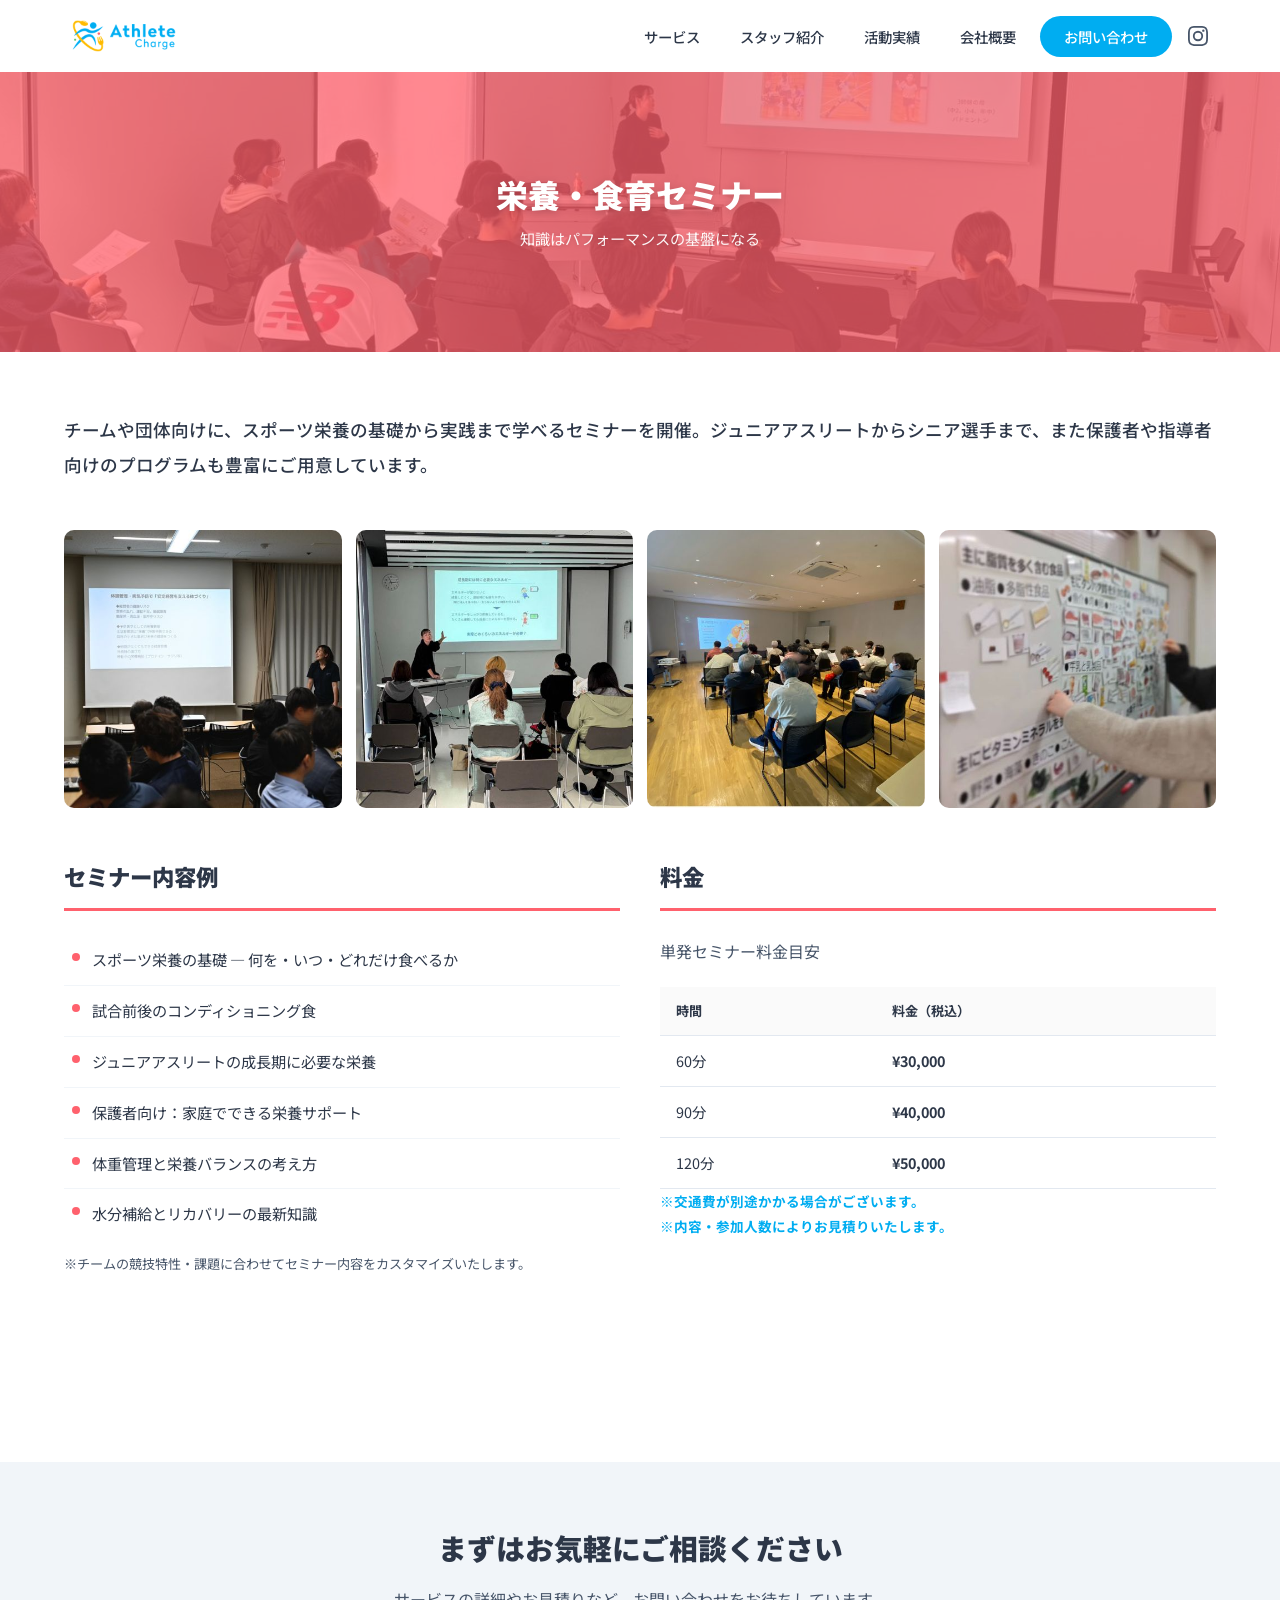
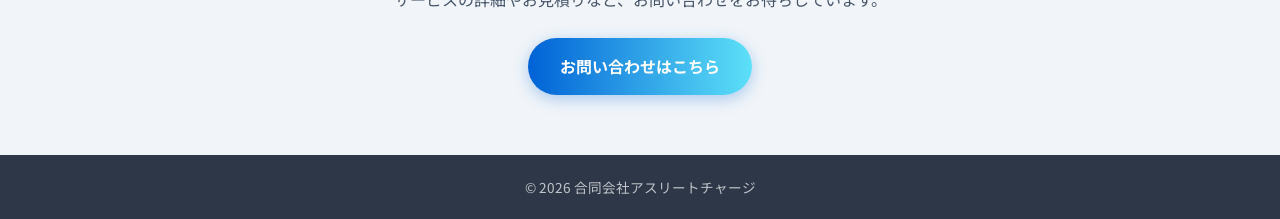
<file: services/seminar.html>
<!DOCTYPE html>
<html lang="ja">
<head>
  <meta charset="UTF-8">
  <meta name="viewport" content="width=device-width, initial-scale=1.0">
  <title>栄養・食育セミナー | スポーツ栄養サポート</title>
  <link rel="stylesheet" href="../css/style.css">
  <link rel="stylesheet" href="../css/service-detail.css">
  <link rel="preconnect" href="https://fonts.googleapis.com">
  <link rel="preconnect" href="https://fonts.gstatic.com" crossorigin>
  <link href="https://fonts.googleapis.com/css2?family=Noto+Sans+JP:wght@400;500;700;900&family=Poppins:wght@600;700;800&display=swap" rel="stylesheet">
</head>
<body>

  <!-- HEADER -->
  <header class="header header--scrolled" id="header">
    <div class="container header__inner">
      <a href="../index.html" class="header__logo">
        <img src="../images/common/logo.png" alt="Sports Nutrition" class="logo-img">
      </a>
      <nav class="header__nav" id="nav">
        <ul class="nav-list">
          <li class="nav-item--has-sub">
            <a href="../index.html#services" class="nav-link">サービス</a>
            <ul class="nav-sub">
              <li><a href="cafeteria.html" class="nav-sub__link">食堂運営</a></li>
              <li><a href="bento.html" class="nav-sub__link">弁当受注</a></li>
              <li><a href="seminar.html" class="nav-sub__link">栄養セミナー</a></li>
              <li><a href="consulting.html" class="nav-sub__link">栄養コンサルティング</a></li>
              <li><a href="counseling.html" class="nav-sub__link">オンライン栄養相談</a></li>
            </ul>
          </li>
          <li><a href="../index.html#team" class="nav-link">スタッフ紹介</a></li>
          <li><a href="../index.html#results" class="nav-link">活動実績</a></li>
          <li><a href="../index.html#company" class="nav-link">会社概要</a></li>
          <li><a href="mailto:info@sports-nutrition.example.jp?subject=%E3%81%8A%E5%95%8F%E3%81%84%E5%90%88%E3%82%8F%E3%81%9B" class="nav-link nav-link--cta">お問い合わせ</a></li>
        </ul>
      </nav>
      <div class="header__social">
        <a href="https://www.instagram.com/athletecharge" target="_blank" rel="noopener" class="social-icon social-icon--instagram" aria-label="Instagram">
          <svg viewBox="0 0 24 24" width="20" height="20" fill="currentColor"><path d="M12 2.163c3.204 0 3.584.012 4.85.07 3.252.148 4.771 1.691 4.919 4.919.058 1.265.069 1.645.069 4.849 0 3.205-.012 3.584-.069 4.849-.149 3.225-1.664 4.771-4.919 4.919-1.266.058-1.644.07-4.85.07-3.204 0-3.584-.012-4.849-.07-3.26-.149-4.771-1.699-4.919-4.92-.058-1.265-.07-1.644-.07-4.849 0-3.204.013-3.583.07-4.849.149-3.227 1.664-4.771 4.919-4.919 1.266-.057 1.645-.069 4.849-.069zM12 0C8.741 0 8.333.014 7.053.072 2.695.272.273 2.69.073 7.052.014 8.333 0 8.741 0 12c0 3.259.014 3.668.072 4.948.2 4.358 2.618 6.78 6.98 6.98C8.333 23.986 8.741 24 12 24c3.259 0 3.668-.014 4.948-.072 4.354-.2 6.782-2.618 6.979-6.98.059-1.28.073-1.689.073-4.948 0-3.259-.014-3.667-.072-4.947-.196-4.354-2.617-6.78-6.979-6.98C15.668.014 15.259 0 12 0zm0 5.838a6.162 6.162 0 100 12.324 6.162 6.162 0 000-12.324zM12 16a4 4 0 110-8 4 4 0 010 8zm6.406-11.845a1.44 1.44 0 100 2.881 1.44 1.44 0 000-2.881z"/></svg>
        </a>
      </div>
      <button class="header__hamburger" id="hamburger" aria-label="メニューを開く">
        <span></span><span></span><span></span>
      </button>
    </div>
  </header>

  <!-- HERO -->
  <section class="subpage-hero subpage-hero--red">
    <div class="subpage-hero__bg">
      <img src="../images/home/service-seminar.jpg" alt="栄養・食育セミナー">
      <div class="subpage-hero__overlay subpage-hero__overlay--red"></div>
    </div>
    <div class="container subpage-hero__content">
      <h1 class="subpage-hero__title">栄養・食育セミナー</h1>
      <p class="subpage-hero__subtitle">知識はパフォーマンスの基盤になる</p>
    </div>
  </section>

  <!-- MAIN CONTENT -->
  <section class="service-detail">
    <div class="container">
      <p class="lead">チームや団体向けに、スポーツ栄養の基礎から実践まで学べるセミナーを開催。ジュニアアスリートからシニア選手まで、また保護者や指導者向けのプログラムも豊富にご用意しています。</p>

      <!-- 写真ギャラリー -->
      <div class="seminar-gallery">
        <div class="seminar-gallery__item">
          <img src="../images/seminar/seminar-photo-01.jpg" alt="セミナー風景">
        </div>
        <div class="seminar-gallery__item">
          <img src="../images/seminar/seminar-photo-02.jpg" alt="セミナー風景">
        </div>
        <div class="seminar-gallery__item">
          <img src="../images/seminar/seminar-photo-03.jpg" alt="セミナー風景">
        </div>
        <div class="seminar-gallery__item">
          <img src="../images/seminar/seminar-photo-04.jpg" alt="セミナー風景">
        </div>
      </div>

      <!-- セミナー内容例 & 講演実績 2カラム -->
      <div class="seminar-columns">
        <div class="seminar-columns__col">
          <h2 class="border--red">セミナー内容例</h2>
          <ul class="seminar-list">
            <li>スポーツ栄養の基礎 ― 何を・いつ・どれだけ食べるか</li>
            <li>試合前後のコンディショニング食</li>
            <li>ジュニアアスリートの成長期に必要な栄養</li>
            <li>保護者向け：家庭でできる栄養サポート</li>
            <li>体重管理と栄養バランスの考え方</li>
            <li>水分補給とリカバリーの最新知識</li>
          </ul>
          <p class="seminar-text-note">※チームの競技特性・課題に合わせてセミナー内容をカスタマイズいたします。</p>
        </div>
        <div class="seminar-columns__col">
          <h2 class="border--red">料金</h2>
          <p>単発セミナー料金目安</p>
          <div class="reservation-notice">
            <table class="cancel-table">
              <thead>
                <tr>
                  <th>時間</th>
                  <th>料金（税込）</th>
                </tr>
              </thead>
              <tbody>
                <tr>
                  <td>60分</td>
                  <td><strong>¥30,000</strong></td>
                </tr>
                <tr>
                  <td>90分</td>
                  <td><strong>¥40,000</strong></td>
                </tr>
                <tr>
                  <td>120分</td>
                  <td><strong>¥50,000</strong></td>
                </tr>
              </tbody>
            </table>
            <p class="reservation-notice__note">※交通費が別途かかる場合がございます。<br>※内容・参加人数によりお見積りいたします。</p>
          </div>
        </div>
      </div>
    </div>
  </section>

  <!-- SUB PAGE CTA -->
  <section class="subpage-cta">
    <div class="container">
      <h2>まずはお気軽にご相談ください</h2>
      <p>サービスの詳細やお見積りなど、お問い合わせをお待ちしています。</p>
      <a href="../index.html#contact" class="btn btn--primary">お問い合わせはこちら</a>
    </div>
  </section>

  <!-- FOOTER -->
  <footer class="footer">
    <div class="footer__bottom">
      <p>&copy; 2026 合同会社アスリートチャージ</p>
    </div>
  </footer>

  <script src="../js/main.js"></script>
</body>
</html>
</file>
<file: css/style.css>
/* ========================================
   Sports Nutrition - Stylesheet
   Brand Colors:
     Blue:   #00adf1
     Yellow: #ffb900
     Red:    #ff616d
     Green:  #55c064
   ======================================== */

/* ---------- Reset & Base ---------- */
*,
*::before,
*::after {
  margin: 0;
  padding: 0;
  box-sizing: border-box;
}

:root {
  --blue: #00adf1;
  --blue-light: #e6f7fe;
  --blue-dark: #0090c9;
  --yellow: #ffb900;
  --yellow-light: #fff6dd;
  --yellow-dark: #d99e00;
  --red: #ff616d;
  --red-light: #ffe8ea;
  --red-dark: #e04550;
  --green: #55c064;
  --green-light: #e8f7ea;
  --green-dark: #43a352;
  --dark: #2d3748;
  --gray: #475569;
  --gray-light: #f1f5f9;
  --white: #ffffff;
  --radius: 16px;
  --radius-sm: 10px;
  --radius-lg: 24px;
  --shadow: 0 4px 24px rgba(0, 0, 0, 0.06);
  --shadow-lg: 0 8px 40px rgba(0, 0, 0, 0.10);
  --transition: 0.3s cubic-bezier(0.4, 0, 0.2, 1);
}

html {
  scroll-behavior: smooth;
  scroll-padding-top: 80px;
}

body {
  font-family: 'Noto Sans JP', sans-serif;
  font-size: 16px;
  line-height: 1.8;
  color: var(--dark);
  background: var(--white);
  overflow-x: hidden;
}

img {
  max-width: 100%;
  height: auto;
  display: block;
}

a {
  text-decoration: none;
  color: inherit;
  transition: var(--transition);
}

ul {
  list-style: none;
}

.container {
  max-width: 1200px;
  margin: 0 auto;
  padding: 0 24px;
}

.sp-hide {
  display: inline;
}

/* ---------- Buttons ---------- */
.btn {
  display: inline-flex;
  align-items: center;
  justify-content: center;
  padding: 14px 32px;
  border-radius: 50px;
  font-size: 1rem;
  font-weight: 700;
  cursor: pointer;
  border: none;
  transition: var(--transition);
  text-align: center;
}

.btn--primary {
  background: linear-gradient(90deg, #0062d6, #5de0f8);
  color: var(--white);
  box-shadow: 0 4px 16px rgba(0, 98, 214, 0.3);
}

.btn--primary:hover {
  background: linear-gradient(90deg, #004fb3, #4acde5);
  transform: translateY(-2px);
  box-shadow: 0 6px 24px rgba(0, 98, 214, 0.35);
}

.btn--outline {
  background: transparent;
  color: var(--blue);
  border: 2px solid var(--blue);
}

.btn--outline:hover {
  background: var(--blue);
  color: var(--white);
}

.btn--white {
  background: var(--white);
  color: var(--blue);
  box-shadow: 0 4px 16px rgba(0, 0, 0, 0.1);
}

.btn--white:hover {
  transform: translateY(-2px);
  box-shadow: 0 6px 24px rgba(0, 0, 0, 0.15);
}

.btn--full {
  width: 100%;
}

/* ---------- Section Common ---------- */
.section {
  padding: 100px 0;
}

.section--colored {
  background: var(--gray-light);
}

.section__header {
  text-align: center;
  margin-bottom: 60px;
}

.section__label {
  display: inline-block;
  font-family: 'Poppins', sans-serif;
  font-weight: 700;
  font-size: 0.875rem;
  letter-spacing: 0.1em;
  text-transform: uppercase;
  color: var(--blue);
  background: var(--blue-light);
  padding: 6px 20px;
  border-radius: 50px;
  margin-bottom: 16px;
}

.section__title {
  font-size: 2.25rem;
  font-weight: 900;
  line-height: 1.3;
  margin-bottom: 12px;
}

.section__subtitle {
  font-size: 1.1rem;
  color: var(--gray);
}

/* ---------- Header ---------- */
.header {
  position: fixed;
  top: 0;
  left: 0;
  width: 100%;
  z-index: 1000;
  background: rgba(255, 255, 255, 0.95);
  backdrop-filter: blur(12px);
  transition: var(--transition);
}

.header--scrolled {
  box-shadow: 0 2px 20px rgba(0, 0, 0, 0.08);
}

.header__inner {
  display: flex;
  align-items: center;
  justify-content: space-between;
  height: 72px;
}

.header__logo {
  display: flex;
  align-items: center;
  gap: 10px;
}

.logo-img {
  height: 40px;
  width: 120px;
  object-fit: contain;
  display: block;
}

.logo-img--inline {
  height: 32px;
  width: 96px;
  object-fit: contain;
  display: inline-block;
  vertical-align: middle;
  margin-right: 8px;
}

.header__nav {
  margin-left: auto;
}

.nav-list {
  display: flex;
  align-items: center;
  gap: 8px;
}

.nav-link {
  padding: 8px 16px;
  font-size: 0.9rem;
  font-weight: 500;
  color: var(--dark);
  border-radius: 50px;
  transition: var(--transition);
}

.nav-link:hover {
  color: var(--blue);
  background: var(--blue-light);
}

/* Nav submenu (desktop: dropdown on hover) */
.nav-item--has-sub {
  position: relative;
}

.nav-sub {
  display: none;
  position: absolute;
  top: 100%;
  left: 0;
  min-width: 220px;
  background: var(--white);
  border-radius: var(--radius-sm);
  box-shadow: var(--shadow-lg);
  padding: 8px 0;
  z-index: 100;
}

.nav-item--has-sub:hover .nav-sub {
  display: block;
}

.nav-sub__link {
  display: block;
  padding: 10px 20px;
  font-size: 0.85rem;
  font-weight: 500;
  color: var(--dark);
  transition: var(--transition);
}

.nav-sub__link:hover {
  color: var(--blue);
  background: var(--blue-light);
}

.nav-link--cta {
  background: var(--blue);
  color: var(--white) !important;
  padding: 10px 24px;
}

.nav-link--cta:hover {
  background: var(--blue-dark);
  color: var(--white) !important;
}

.header__hamburger {
  display: none;
  flex-direction: column;
  gap: 5px;
  background: none;
  border: none;
  cursor: pointer;
  padding: 8px;
}

.header__hamburger span {
  display: block;
  width: 24px;
  height: 2px;
  background: var(--dark);
  border-radius: 2px;
  transition: var(--transition);
}

/* ---------- Hero ---------- */
/* ---------- Hero ---------- */
.hero {
  position: relative;
  padding-top: 72px;
  background-color: var(--white);
  background-image: none; /* inline style overrides */
  background-repeat: no-repeat;
  background-position: right center;
  background-size: cover;
  overflow: hidden;
  min-height: 600px;
}

/* Gradient overlay: left side solid white fading to transparent toward the right */
.hero__overlay {
  position: absolute;
  inset: 0;
  background: linear-gradient(
    to right,
    rgba(255, 255, 255, 1) 0%,
    rgba(255, 255, 255, 0.95) 20%,
    rgba(255, 255, 255, 0.7) 40%,
    rgba(255, 255, 255, 0.3) 60%,
    rgba(255, 255, 255, 0) 80%
  );
  z-index: 1;
}

.hero__inner {
  position: relative;
  z-index: 2;
  max-width: 1200px;
  margin: 0 auto;
  padding: 0 24px;
  display: flex;
  align-items: center;
  min-height: 528px;
}

/* --- Text side --- */
.hero__text {
  max-width: 520px;
  padding: 56px 0;
  opacity: 0;
  animation: heroFadeUp 0.8s cubic-bezier(0.22, 1, 0.36, 1) 0.2s forwards;
}

.hero__label {
  display: inline-block;
  font-family: 'Poppins', sans-serif;
  font-size: 0.75rem;
  font-weight: 700;
  letter-spacing: 0.12em;
  text-transform: uppercase;
  color: var(--blue);
  background: var(--blue-light);
  padding: 4px 14px;
  border-radius: 100px;
  margin-bottom: 20px;
}

.hero__title {
  font-size: 2.8rem;
  font-weight: 900;
  line-height: 1.45;
  margin-bottom: 20px;
  color: var(--dark);
  text-shadow:
    -1px -1px 0 var(--white),
     1px -1px 0 var(--white),
    -1px  1px 0 var(--white),
     1px  1px 0 var(--white),
     0   -1px 0 var(--white),
     0    1px 0 var(--white),
    -1px  0   0 var(--white),
     1px  0   0 var(--white),
     0    0   8px rgba(255, 255, 255, 0.8);
}

.hero__title-main {
  display: block;
}

.text-highlight {
  background: linear-gradient(90deg, #0062d6, #5de0f8);
  -webkit-background-clip: text;
  -webkit-text-fill-color: transparent;
  background-clip: text;
  text-shadow: none;
  filter: drop-shadow(0 0 6px rgba(255, 255, 255, 0.8));
}

.hero__desc {
  font-size: 0.95rem;
  color: #1a202c;
  line-height: 2;
  margin-bottom: 28px;
  text-shadow:
    -1px -1px 0 var(--white),
     1px -1px 0 var(--white),
    -1px  1px 0 var(--white),
     1px  1px 0 var(--white),
     0   -1px 0 var(--white),
     0    1px 0 var(--white),
    -1px  0   0 var(--white),
     1px  0   0 var(--white),
     0    0  6px rgba(255, 255, 255, 0.9),
     0    0 12px rgba(255, 255, 255, 0.7),
     0    0 20px rgba(255, 255, 255, 0.5);
  opacity: 0;
  animation: heroFadeUp 0.8s cubic-bezier(0.22, 1, 0.36, 1) 0.5s forwards;
}

/* Color dots */
.hero__colors {
  display: flex;
  gap: 8px;
  margin-bottom: 32px;
  opacity: 0;
  animation: heroFadeUp 0.6s cubic-bezier(0.22, 1, 0.36, 1) 0.7s forwards;
}

.hero__dot {
  width: 10px;
  height: 10px;
  border-radius: 50%;
}

.hero__dot--blue   { background: var(--blue); }
.hero__dot--yellow { background: var(--yellow); }
.hero__dot--red    { background: var(--red); }
.hero__dot--green  { background: var(--green); }

/* CTA button */
.hero__cta {
  display: inline-block;
  padding: 14px 36px;
  font-size: 0.9rem;
  font-weight: 700;
  color: var(--white);
  background: linear-gradient(90deg, #0062d6, #5de0f8);
  border-radius: 100px;
  transition: var(--transition);
  opacity: 0;
  animation: heroFadeUp 0.6s cubic-bezier(0.22, 1, 0.36, 1) 0.8s forwards;
}

.hero__cta:hover {
  background: linear-gradient(90deg, #004fb3, #4acde5);
  box-shadow: 0 4px 16px rgba(0, 98, 214, 0.35);
  transform: translateY(-2px);
}

@keyframes heroFadeUp {
  0%   { opacity: 0; transform: translateY(24px); }
  100% { opacity: 1; transform: translateY(0); }
}

@keyframes heroFadeIn {
  0%   { opacity: 0; transform: scale(0.97); }
  100% { opacity: 1; transform: scale(1); }
}

/* ---------- About ---------- */
/* ---------- About ---------- */
.about {
  position: relative;
  overflow: hidden;
}

.about__message {
  max-width: 760px;
  margin: 0 auto 56px;
  text-align: center;
}

.about__headline {
  font-size: 1.8rem;
  font-weight: 900;
  line-height: 1.6;
  margin-bottom: 24px;
  color: var(--dark);
}

.about__line {
  width: 60px;
  height: 3px;
  margin: 0 auto 20px;
  background: linear-gradient(90deg, #0062d6, #5de0f8);
  border-radius: 2px;
}

.about__text {
  font-size: 1rem;
  color: var(--gray);
  line-height: 2;
}

.about__desc {
  color: var(--gray);
  line-height: 2;
  font-size: 0.95rem;
  text-align: left;
}

/* Value cards */
.about__values {
  display: grid;
  grid-template-columns: repeat(3, 1fr);
  gap: 28px;
}

.about__value-card {
  background: var(--white);
  border-radius: var(--radius);
  padding: 36px 28px;
  box-shadow: var(--shadow);
  border: 2px solid transparent;
}

.about__value-card[data-color="blue"]   { border-color: var(--blue); }
.about__value-card[data-color="yellow"] { border-color: var(--yellow); }
.about__value-card[data-color="red"]    { border-color: var(--red); }
.about__value-card[data-color="green"]  { border-color: var(--green); }

.about__value-number {
  display: inline-block;
  font-family: 'Poppins', sans-serif;
  font-size: 2rem;
  font-weight: 800;
  color: rgba(0, 0, 0, 0.06);
  line-height: 1;
  margin-bottom: 12px;
}

.about__value-number::after {
  content: '';
  display: block;
  width: 40px;
  height: 2px;
  border-radius: 2px;
  margin-top: 12px;
}

.about__value-card[data-color="blue"]   .about__value-number::after { background: var(--blue); }
.about__value-card[data-color="yellow"] .about__value-number::after { background: var(--yellow); }
.about__value-card[data-color="red"]    .about__value-number::after { background: var(--red); }
.about__value-card[data-color="green"]  .about__value-number::after { background: var(--green); }

.about__value-card[data-color="blue"]   .about__value-number { color: var(--blue); }
.about__value-card[data-color="yellow"] .about__value-number { color: var(--yellow); }
.about__value-card[data-color="red"]    .about__value-number { color: var(--red); }
.about__value-card[data-color="green"]  .about__value-number { color: var(--green); }

.about__value-title {
  font-size: 1.05rem;
  font-weight: 700;
  color: var(--dark);
  margin-bottom: 12px;
  line-height: 1.5;
}

.about__value-desc {
  font-size: 0.88rem;
  color: var(--gray);
  line-height: 1.9;
  margin-bottom: 0;
}

/* ---------- Services ---------- */
.services__grid {
  display: grid;
  grid-template-columns: repeat(3, 1fr);
  gap: 24px;
}

.service-card {
  background: var(--white);
  border-radius: var(--radius);
  box-shadow: var(--shadow);
  transition: var(--transition);
  position: relative;
  overflow: hidden;
  display: flex;
  flex-direction: column;
}

.service-card::before {
  display: none;
}

.service-card:hover {
  transform: translateY(-6px);
  box-shadow: var(--shadow-lg);
}

/* Service card image */
.service-card__img {
  position: relative;
  width: 100%;
  height: 180px;
  overflow: hidden;
  flex-shrink: 0;
}

.service-card__img img {
  width: 100%;
  height: 100%;
  object-fit: cover;
  display: block;
  transition: transform 0.4s ease;
}

.service-card:hover .service-card__img img {
  transform: scale(1.05);
}

/* Placeholder shown when image fails to load */
.service-card__img-placeholder {
  position: absolute;
  inset: 0;
  display: flex;
  align-items: center;
  justify-content: center;
  font-size: 1rem;
  font-weight: 600;
  color: var(--gray);
  gap: 6px;
}

.service-card__img-placeholder--blue   { background: var(--blue-light); }
.service-card__img-placeholder--yellow { background: var(--yellow-light); }
.service-card__img-placeholder--red    { background: var(--red-light); }
.service-card__img-placeholder--green  { background: var(--green-light); }

/* Hide placeholder when image loads */
.service-card__img img[src]:not([src=""]) ~ .service-card__img-placeholder {
  opacity: 0;
}

.service-card__body {
  padding: 24px 28px 28px;
  flex: 1;
  display: flex;
  flex-direction: column;
}

.service-card__title {
  font-size: 1.15rem;
  font-weight: 800;
  margin-bottom: 10px;
  line-height: 1.4;
}

.service-card__desc {
  font-size: 0.9rem;
  color: var(--gray);
  margin-bottom: 16px;
  line-height: 1.8;
}

.service-card__features {
  list-style: none;
}

.service-card__features li {
  font-size: 0.85rem;
  color: var(--gray);
  padding: 4px 0;
  padding-left: 20px;
  position: relative;
}

.service-card__features li::before {
  content: '✓';
  position: absolute;
  left: 0;
  font-weight: 700;
}

a.service-card {
  display: block;
  color: inherit;
  text-decoration: none;
  cursor: pointer;
}

.service-card__more {
  display: inline-block;
  margin-top: 16px;
  font-size: 0.9rem;
  font-weight: 700;
  transition: var(--transition);
}

.service-card[data-color="blue"] .service-card__more { color: var(--blue); }
.service-card[data-color="yellow"] .service-card__more { color: var(--yellow-dark); }
.service-card[data-color="red"] .service-card__more { color: var(--red); }
.service-card[data-color="green"] .service-card__more { color: var(--green); }

.service-card:hover .service-card__more {
  transform: translateX(4px);
  display: inline-block;
}

.service-card[data-color="blue"] .service-card__features li::before { color: var(--blue); }
.service-card[data-color="yellow"] .service-card__features li::before { color: var(--yellow); }
.service-card[data-color="red"] .service-card__features li::before { color: var(--red); }
.service-card[data-color="green"] .service-card__features li::before { color: var(--green); }

/* Coming soon overlay */
.service-card--coming-soon {
  position: relative;
  cursor: default;
  pointer-events: none;
}

.coming-soon-overlay {
  position: absolute;
  inset: 0;
  background: rgba(255, 255, 255, 0.7);
  display: flex;
  align-items: center;
  justify-content: center;
  border-radius: var(--radius);
  z-index: 2;
}

.coming-soon-label {
  font-size: 1.2rem;
  font-weight: 800;
  color: var(--dark);
  background: rgba(255, 255, 255, 0.9);
  padding: 10px 32px;
  border-radius: 50px;
  border: 2px solid var(--gray-light);
  letter-spacing: 0.1em;
}

/* ---------- Team ---------- */
.team__grid {
  display: grid;
  grid-template-columns: repeat(3, 1fr);
  gap: 30px;
}

.team-card {
  background: var(--white);
  border-radius: var(--radius);
  padding: 36px 28px;
  box-shadow: var(--shadow);
  text-align: center;
  transition: var(--transition);
}

.team-card:hover {
  transform: translateY(-4px);
  box-shadow: var(--shadow-lg);
}

.team-card__avatar {
  width: 120px;
  height: 120px;
  border-radius: 50%;
  overflow: hidden;
  margin: 0 auto 20px;
  border: 3px solid var(--gray-light);
  box-shadow: 0 4px 12px rgba(0, 0, 0, 0.08);
}

.team-card__avatar img {
  width: 100%;
  height: 100%;
  object-fit: cover;
}

.team-card__name {
  font-size: 1.2rem;
  font-weight: 800;
  margin-bottom: 4px;
}

.team-card__role {
  display: block;
  font-size: 0.85rem;
  color: var(--blue);
  font-weight: 600;
  margin-bottom: 16px;
}

.team-card__bio {
  font-size: 0.9rem;
  color: var(--gray);
  line-height: 1.8;
  margin-bottom: 16px;
}

.team-card__records {
  background: var(--gray-light);
  border-radius: var(--radius-sm);
  padding: 16px 20px;
  margin-top: 4px;
}

.team-card__records-title {
  font-size: 0.78rem;
  font-weight: 700;
  color: var(--dark);
  margin-bottom: 8px;
  letter-spacing: 0.04em;
}

.team-card__records-list {
  display: flex;
  flex-wrap: wrap;
  gap: 6px;
}

.team-card__records-list li {
  font-size: 0.78rem;
  color: var(--dark);
  background: var(--white);
  padding: 4px 12px;
  border-radius: 100px;
  font-weight: 500;
  line-height: 1.5;
}

.team-card__tags {
  display: flex;
  gap: 8px;
  justify-content: center;
  flex-wrap: wrap;
}

.tag {
  font-size: 0.75rem;
  font-weight: 600;
  padding: 4px 14px;
  border-radius: 50px;
}

.tag--blue { background: var(--blue-light); color: var(--blue-dark); }
.tag--yellow { background: var(--yellow-light); color: var(--yellow-dark); }
.tag--red { background: var(--red-light); color: var(--red-dark); }
.tag--green { background: var(--green-light); color: var(--green-dark); }

/* ---------- Results / Timeline ---------- */
/* ---------- Results List ---------- */
/* Results - 2 column layout */
.results__grid {
  display: grid;
  grid-template-columns: 1fr 1fr;
  gap: 40px;
}

.results__column {
  background: var(--white);
  border-radius: var(--radius);
  padding: 32px 28px;
  box-shadow: var(--shadow);
}

.results__column-title {
  display: flex;
  align-items: center;
  gap: 10px;
  font-size: 1.1rem;
  font-weight: 800;
  color: var(--dark);
  margin-bottom: 24px;
  padding-bottom: 14px;
  border-bottom: 1px solid #e2e8f0;
}

.results__column-icon {
  width: 10px;
  height: 10px;
  border-radius: 50%;
  flex-shrink: 0;
}

.results__column-icon--blue   { background: var(--blue); }
.results__column-icon--yellow { background: var(--yellow); }

/* Seminar list */
.results__seminar-list {
  list-style: none;
  padding: 0;
  margin: 0;
  display: flex;
  flex-direction: column;
  gap: 0;
}

.results__seminar-list li {
  font-size: 0.9rem;
  color: var(--dark);
  line-height: 1.6;
  padding: 12px 0;
  border-bottom: 1px solid #f1f5f9;
  position: relative;
  padding-left: 16px;
}

.results__seminar-list li::before {
  content: '';
  position: absolute;
  left: 0;
  top: 50%;
  transform: translateY(-50%);
  width: 6px;
  height: 6px;
  border-radius: 50%;
  background: var(--blue);
}

.results__seminar-list li:last-child {
  border-bottom: none;
}

/* Media grid */
.results__media-grid {
  display: flex;
  flex-direction: column;
  gap: 24px;
}

.results__media-entry {
  display: flex;
  flex-direction: column;
  max-width: 85%;
}

.results__media-item {
  border-radius: var(--radius-sm);
  overflow: hidden;
  background: var(--gray-light);
  aspect-ratio: 16 / 9;
}

.results__media-item img {
  width: 100%;
  height: 100%;
  object-fit: cover;
  display: block;
}

.results__media-item--video {
  aspect-ratio: 16 / 9;
}

.results__media-item--video video {
  width: 100%;
  height: 100%;
  object-fit: cover;
  display: block;
  border-radius: var(--radius-sm);
}

.results__media-caption {
  font-size: 0.82rem;
  color: var(--text-light);
  line-height: 1.7;
  margin-top: 8px;
  padding-left: 4px;
}

/* ---------- Header Social ---------- */
.header__social {
  display: flex;
  align-items: center;
  gap: 8px;
  margin-left: 8px;
}

.social-icon {
  display: flex;
  align-items: center;
  justify-content: center;
  width: 36px;
  height: 36px;
  border-radius: 50%;
  transition: var(--transition);
  color: var(--gray);
}

.social-icon--note:hover {
  background: #41c9b4;
  color: var(--white);
}

.social-icon--instagram:hover {
  background: linear-gradient(45deg, #f09433, #e6683c, #dc2743, #cc2366, #bc1888);
  color: var(--white);
}

/* ---------- SNS Section ---------- */
/* SNS - Instagram grid */
.sns__instagram {
  max-width: 720px;
  margin: 0 auto;
}

.sns__photo-grid {
  display: grid;
  grid-template-columns: repeat(3, 1fr);
  gap: 12px;
  margin-bottom: 32px;
}

.sns__photo {
  aspect-ratio: 1;
  border-radius: var(--radius-sm);
  overflow: hidden;
  background: var(--gray-light);
  transition: var(--transition);
}

.sns__photo:hover {
  transform: scale(1.04);
  box-shadow: var(--shadow);
}

.sns__photo img {
  width: 100%;
  height: 100%;
  object-fit: cover;
  display: block;
}

.sns__follow {
  text-align: center;
}

.sns__follow-btn {
  display: inline-flex;
  align-items: center;
  gap: 10px;
  padding: 14px 32px;
  font-size: 0.9rem;
  font-weight: 700;
  color: var(--white);
  background: linear-gradient(45deg, #f09433, #e6683c, #dc2743, #cc2366, #bc1888);
  border-radius: 100px;
  transition: var(--transition);
}

.sns__follow-btn:hover {
  transform: translateY(-2px);
  box-shadow: 0 4px 16px rgba(220, 39, 67, 0.3);
}

.sns__follow-btn svg {
  fill: var(--white);
}

/* ---------- Footer Social ---------- */
/* ---------- Contact ---------- */
.contact__centered {
  max-width: 700px;
  margin: 0 auto;
}

.contact__mail-cta {
  text-align: center;
  background: var(--white);
  border-radius: var(--radius-lg);
  padding: 48px 40px;
  box-shadow: var(--shadow-lg);
  margin-bottom: 32px;
}

.contact__mail-icon {
  font-size: 3rem;
  margin-bottom: 16px;
}

.contact__mail-desc {
  font-size: 1.05rem;
  color: var(--gray);
  line-height: 2;
  margin-bottom: 28px;
}

.contact__mail-link {
  display: block;
  margin-bottom: 24px;
  text-decoration: none;
}

.contact__mail-address {
  display: inline-block;
  font-family: 'Poppins', sans-serif;
  font-size: 1.3rem;
  font-weight: 700;
  color: var(--blue);
  padding: 12px 28px;
  border: 2px solid var(--blue-light);
  border-radius: var(--radius-sm);
  background: var(--blue-light);
  transition: var(--transition);
  letter-spacing: 0.01em;
}

.contact__mail-link:hover .contact__mail-address {
  background: var(--blue);
  color: var(--white);
  border-color: var(--blue);
}

.contact__sub-info {
  display: grid;
  grid-template-columns: 1fr 1fr;
  gap: 16px;
}

.contact-info-card {
  display: flex;
  align-items: center;
  gap: 16px;
  padding: 20px 24px;
  background: var(--white);
  border-radius: var(--radius-sm);
  box-shadow: var(--shadow);
  transition: var(--transition);
}

.contact-info-card:hover {
  transform: translateY(-2px);
  box-shadow: var(--shadow-lg);
}

.contact-info-card__icon {
  width: 50px;
  height: 50px;
  border-radius: 50%;
  display: flex;
  align-items: center;
  justify-content: center;
  font-size: 1.4rem;
  flex-shrink: 0;
}

.contact-info-card__icon--blue { background: var(--blue-light); }
.contact-info-card__icon--yellow { background: var(--yellow-light); }
.contact-info-card__icon--green { background: var(--green-light); }

.contact-info-card h4 {
  font-size: 0.9rem;
  font-weight: 700;
  margin-bottom: 2px;
}

.contact-info-card p {
  font-size: 0.95rem;
  font-weight: 600;
  color: var(--dark);
}

.contact-info-card span {
  font-size: 0.8rem;
  color: var(--gray);
}

/* Contact form */
.contact-form {
  max-width: 600px;
  margin: 0 auto;
}

.contact-form__group {
  margin-bottom: 24px;
}

.contact-form__label {
  display: block;
  font-size: 0.9rem;
  font-weight: 700;
  color: var(--dark);
  margin-bottom: 8px;
}

.contact-form__input,
.contact-form__textarea {
  width: 100%;
  padding: 14px 16px;
  font-size: 1rem;
  font-family: inherit;
  border: 1px solid #ddd;
  border-radius: 4px;
  background: #fff;
  transition: border-color 0.2s;
}

.contact-form__input:focus,
.contact-form__textarea:focus {
  outline: none;
  border-color: var(--blue);
}

.contact-form__textarea {
  resize: vertical;
}

.contact-form__submit {
  display: block;
  width: 100%;
  padding: 16px;
  font-size: 1rem;
  font-weight: 700;
  cursor: pointer;
  border: none;
}

.contact-form__result {
  text-align: center;
  margin-top: 16px;
  font-size: 0.9rem;
  font-weight: 700;
}

.contact-form__result--success {
  color: var(--green);
}

.contact-form__result--error {
  color: var(--red);
}

/* Privacy link */
.contact__privacy {
  text-align: center;
  margin-top: 24px;
  font-size: 0.82rem;
}

.contact__privacy a {
  color: var(--gray);
  text-decoration: underline;
  text-underline-offset: 3px;
  transition: var(--transition);
}

.contact__privacy a:hover {
  color: var(--blue);
}

/* ---------- Modal ---------- */
.modal-overlay {
  position: fixed;
  inset: 0;
  z-index: 10000;
  background: rgba(0, 0, 0, 0.5);
  display: flex;
  align-items: center;
  justify-content: center;
  padding: 24px;
  opacity: 0;
  visibility: hidden;
  transition: opacity 0.3s, visibility 0.3s;
}

.modal-overlay.is-open {
  opacity: 1;
  visibility: visible;
}

.modal {
  background: var(--white);
  border-radius: var(--radius);
  max-width: 640px;
  width: 100%;
  max-height: 80vh;
  overflow-y: auto;
  padding: 40px 36px;
  position: relative;
  transform: translateY(20px);
  transition: transform 0.3s cubic-bezier(0.22, 1, 0.36, 1);
}

.modal-overlay.is-open .modal {
  transform: translateY(0);
}

.modal__close {
  position: absolute;
  top: 16px;
  right: 20px;
  background: none;
  border: none;
  font-size: 1.6rem;
  color: var(--gray);
  cursor: pointer;
  line-height: 1;
  padding: 4px;
  transition: var(--transition);
}

.modal__close:hover {
  color: var(--dark);
}

.modal__title {
  font-size: 1.3rem;
  font-weight: 900;
  color: var(--dark);
  margin-bottom: 28px;
  padding-bottom: 16px;
  border-bottom: 3px solid var(--blue);
}

.modal__body h3 {
  font-size: 0.95rem;
  font-weight: 700;
  color: var(--dark);
  margin-top: 24px;
  margin-bottom: 8px;
}

.modal__body p {
  font-size: 0.88rem;
  color: var(--gray);
  line-height: 1.9;
  margin-bottom: 8px;
}

.modal__body ul {
  list-style: disc;
  padding-left: 20px;
  margin-bottom: 8px;
}

.modal__body ul li {
  font-size: 0.88rem;
  color: var(--gray);
  line-height: 1.9;
}

@media (max-width: 768px) {
  .modal {
    padding: 32px 24px;
    max-height: 85vh;
  }

  .modal__title {
    font-size: 1.1rem;
    margin-bottom: 20px;
  }

  .modal__body h3 {
    font-size: 0.88rem;
  }

  .modal__body p,
  .modal__body ul li {
    font-size: 0.82rem;
  }
}

/* ---------- Company ---------- */
.company__grid {
  display: grid;
  grid-template-columns: 1fr 1fr;
  gap: 48px;
  align-items: center;
}

.company__image {
  border-radius: var(--radius);
  overflow: hidden;
  aspect-ratio: 16 / 10;
  background: var(--gray-light);
}

.company__image img {
  width: 100%;
  height: 100%;
  object-fit: cover;
  display: block;
}

.company__info {
  background: var(--white);
  border-radius: var(--radius);
  box-shadow: var(--shadow);
  overflow: hidden;
}

.company__list {
  margin: 0;
}

.company__row {
  display: flex;
  gap: 20px;
  padding: 16px 24px;
  border-bottom: 1px solid #f1f5f9;
  font-size: 0.92rem;
}

.company__row:last-child {
  border-bottom: none;
}

.company__row:nth-child(odd) {
  background: #fafbfc;
}

.company__row dt {
  width: 80px;
  flex-shrink: 0;
  font-weight: 700;
  color: var(--dark);
}

.company__row dd {
  margin: 0;
  color: var(--gray);
  line-height: 1.7;
}

/* ---------- Footer ---------- */
.footer {
  background: var(--dark);
  color: rgba(255, 255, 255, 0.7);
  padding: 0;
}

.footer__bottom {
  padding: 20px 0;
  text-align: center;
  font-size: 0.85rem;
}

/* ---------- Scroll Animations ---------- */
.fade-in {
  opacity: 0;
  transform: translateY(30px);
  transition: opacity 0.6s ease, transform 0.6s ease;
}

.fade-in.is-visible {
  opacity: 1;
  transform: translateY(0);
}

/* ---------- Responsive ---------- */
@media (max-width: 1024px) {
  .hero {
    min-height: 480px;
  }

  .hero__inner {
    min-height: 408px;
  }

  .hero__title {
    font-size: 2.2rem;
  }

  .services__grid {
    grid-template-columns: repeat(2, 1fr);
  }

  .team__grid {
    grid-template-columns: repeat(2, 1fr);
  }

  .media__grid {
    grid-template-columns: repeat(2, 1fr);
  }
}

@media (max-width: 768px) {
  .sp-hide {
    display: none;
  }

  .header__nav {
    position: fixed;
    top: 0;
    right: -100%;
    width: 80%;
    max-width: 320px;
    height: 100vh;
    background: var(--white);
    box-shadow: -4px 0 20px rgba(0, 0, 0, 0.1);
    transition: var(--transition);
    padding: 80px 32px 32px;
    z-index: 999;
  }

  .header__nav.is-open {
    right: 0;
  }

  .nav-list {
    flex-direction: column;
    gap: 4px;
    align-items: stretch;
  }

  .nav-link {
    display: block;
    padding: 14px 16px;
    border-radius: var(--radius-sm);
  }

  .nav-sub {
    display: block;
    position: static;
    box-shadow: none;
    background: transparent;
    padding: 0 0 0 12px;
    min-width: 0;
    border-left: 2px solid var(--blue-light);
    margin: 4px 0 4px 16px;
  }

  .nav-sub__link {
    padding: 10px 14px;
    font-size: 0.82rem;
    border-radius: var(--radius-sm);
  }

  .nav-link--cta {
    text-align: center;
    margin-top: 12px;
  }

  .header__social {
    display: none;
  }

  .sns__photo-grid {
    gap: 8px;
  }

  .sns__follow-btn {
    padding: 12px 24px;
    font-size: 0.82rem;
  }

  .results__grid {
    grid-template-columns: 1fr;
    gap: 36px;
  }

  .header__hamburger {
    display: flex;
    z-index: 1001;
  }

  .header__hamburger.is-active span:nth-child(1) {
    transform: rotate(45deg) translate(5px, 5px);
  }

  .header__hamburger.is-active span:nth-child(2) {
    opacity: 0;
  }

  .header__hamburger.is-active span:nth-child(3) {
    transform: rotate(-45deg) translate(5px, -5px);
  }

  .hero {
    min-height: 400px;
  }

  .hero__overlay {
    background: linear-gradient(
      to right,
      rgba(255, 255, 255, 1) 0%,
      rgba(255, 255, 255, 0.95) 25%,
      rgba(255, 255, 255, 0.75) 45%,
      rgba(255, 255, 255, 0.3) 70%,
      rgba(255, 255, 255, 0) 90%
    );
  }

  .hero__inner {
    min-height: 328px;
  }

  .hero__text {
    padding: 32px 0;
    max-width: 400px;
  }

  .hero__label {
    font-size: 0.65rem;
    padding: 3px 10px;
    margin-bottom: 14px;
  }

  .hero__title {
    font-size: 1.5rem;
    margin-bottom: 12px;
  }

  .hero__desc {
    font-size: 0.85rem;
    line-height: 1.8;
    margin-bottom: 20px;
  }

  .hero__colors {
    margin-bottom: 20px;
    gap: 6px;
  }

  .hero__dot {
    width: 8px;
    height: 8px;
  }

  .hero__cta {
    padding: 10px 24px;
    font-size: 0.78rem;
  }

  .about__headline {
    font-size: 1.3rem;
  }

  .about__text {
    font-size: 0.85rem;
  }

  .about__desc {
    font-size: 0.88rem;
  }

  .about__values {
    grid-template-columns: 1fr;
    gap: 20px;
    max-width: 480px;
    margin: 0 auto;
  }

  .about__value-card {
    padding: 28px 24px;
  }

  .services__grid {
    grid-template-columns: 1fr;
  }

  .service-card__title {
    font-size: 1.05rem;
  }

  .team__grid {
    grid-template-columns: 1fr;
  }

  .team-card__name {
    font-size: 1.05rem;
  }

  .team-card__avatar {
    width: 100px;
    height: 100px;
  }

  .section {
    padding: 60px 0;
  }

  .section__title {
    font-size: 1.6rem;
  }

  .section__subtitle {
    font-size: 0.95rem;
  }

  .sns__photo-grid {
    grid-template-columns: repeat(3, 1fr);
    gap: 6px;
  }


  .contact__mail-icon {
    font-size: 2.4rem;
  }

  .contact__mail-desc {
    font-size: 0.9rem;
  }

  .contact__mail-cta {
    padding: 32px 20px;
  }

  .contact__mail-address {
    font-size: 0.95rem;
    padding: 10px 20px;
  }

  .contact__sub-info {
    grid-template-columns: 1fr;
  }

  .contact-info-card {
    padding: 16px 18px;
    gap: 12px;
  }

  .contact-info-card__icon {
    width: 40px;
    height: 40px;
    font-size: 1.1rem;
  }

  .company__grid {
    grid-template-columns: 1fr;
    gap: 28px;
  }

  .company__image {
    max-width: 480px;
    margin: 0 auto;
  }

  .company__row {
    flex-direction: column;
    gap: 4px;
    padding: 14px 20px;
  }

  .company__row dt {
    width: auto;
    font-size: 0.8rem;
    color: var(--blue);
  }

  .company__row dd {
    font-size: 0.88rem;
  }
}

@media (max-width: 480px) {
  .hero {
    min-height: 320px;
    background-position: center center;
  }

  .hero__overlay {
    background: linear-gradient(
      to right,
      rgba(255, 255, 255, 1) 0%,
      rgba(255, 255, 255, 0.92) 30%,
      rgba(255, 255, 255, 0.7) 55%,
      rgba(255, 255, 255, 0.2) 85%,
      rgba(255, 255, 255, 0) 100%
    );
  }

  .hero__inner {
    min-height: 248px;
    padding: 0 14px;
  }

  .hero__text {
    padding: 20px 0;
    max-width: 70%;
  }

  .hero__label {
    font-size: 0.58rem;
    padding: 2px 8px;
    margin-bottom: 10px;
  }

  .hero__title {
    font-size: 1.2rem;
    margin-bottom: 6px;
  }

  .hero__desc {
    font-size: 0.78rem;
    line-height: 1.7;
    margin-bottom: 14px;
  }

  .hero__desc br {
    display: inline;
  }

  .hero__colors {
    margin-bottom: 14px;
    gap: 5px;
  }

  .hero__dot {
    width: 6px;
    height: 6px;
  }

  .hero__cta {
    padding: 8px 18px;
    font-size: 0.7rem;
  }

  .logo-img {
    height: 32px;
    width: 96px;
  }

  .logo-img--inline {
    height: 24px;
    width: 72px;
  }

  .section__title {
    font-size: 1.4rem;
  }

  .section__subtitle {
    font-size: 0.88rem;
  }

  .section__label {
    font-size: 0.8rem;
  }

  .about__message {
    margin-bottom: 36px;
  }

  .about__headline {
    font-size: 1.1rem;
  }

  .about__text {
    font-size: 0.78rem;
  }

  .about__desc {
    font-size: 0.82rem;
  }

  .about__value-card {
    padding: 24px 20px;
  }

  .about__value-number {
    font-size: 1.6rem;
    margin-bottom: 12px;
  }

  .about__value-title {
    font-size: 0.95rem;
  }

  .about__value-desc {
    font-size: 0.82rem;
  }

  .service-card__title {
    font-size: 1rem;
  }

  .service-card__desc {
    font-size: 0.82rem;
  }

  .service-card__features li {
    font-size: 0.82rem;
  }

  .service-card__more {
    font-size: 0.82rem;
  }

  .results__column-title {
    font-size: 1rem;
  }

  .results__seminar-list li {
    font-size: 0.82rem;
    padding: 10px 12px 10px 22px;
  }

  .team-card__name {
    font-size: 1rem;
  }

  .team-card__role {
    font-size: 0.8rem;
  }

  .team-card__bio {
    font-size: 0.82rem;
  }

  .team-card__avatar {
    width: 88px;
    height: 88px;
  }

  .tag {
    font-size: 0.7rem;
  }

  .sns__photo-grid {
    gap: 4px;
  }

  .sns__follow-btn {
    padding: 10px 20px;
    font-size: 0.78rem;
  }


  .contact__mail-icon {
    font-size: 2rem;
  }

  .contact__mail-desc {
    font-size: 0.85rem;
  }

  .contact__mail-address {
    font-size: 0.88rem;
    padding: 10px 16px;
  }

  .contact-info-card__title {
    font-size: 0.88rem;
  }

  .contact-info-card__text {
    font-size: 0.82rem;
  }

  .coming-soon-label {
    font-size: 1rem;
    padding: 8px 24px;
  }

  .btn {
    font-size: 0.85rem;
    padding: 12px 24px;
  }


}
                                                       
</file>
<file: css/service-detail.css>
/* ========================================
   Service Detail Pages - Stylesheet
   ======================================== */

/* ---------- Sub-page Hero ---------- */
.subpage-hero {
  margin-top: 72px;
  position: relative;
  height: 280px;
  display: flex;
  align-items: center;
  justify-content: center;
  text-align: center;
  overflow: hidden;
}

.subpage-hero__bg {
  position: absolute;
  inset: 0;
  z-index: 0;
}

.subpage-hero__bg img {
  width: 100%;
  height: 100%;
  object-fit: cover;
}

.subpage-hero__overlay {
  position: absolute;
  inset: 0;
}

.subpage-hero__overlay--blue   { background: rgba(0, 173, 241, 0.75); }
.subpage-hero__overlay--yellow { background: rgba(255, 185, 0, 0.75); }
.subpage-hero__overlay--red    { background: rgba(255, 97, 109, 0.75); }
.subpage-hero__overlay--green  { background: rgba(85, 192, 100, 0.75); }

.subpage-hero__content {
  position: relative;
  z-index: 2;
  display: flex;
  flex-direction: column;
  align-items: center;
}

.subpage-hero__title {
  font-size: 2rem;
  font-weight: 900;
  color: var(--white);
  line-height: 1.4;
  margin-bottom: 8px;
  text-shadow: 0 2px 8px rgba(0, 0, 0, 0.15);
}

.subpage-hero__subtitle {
  font-size: 0.95rem;
  color: rgba(255, 255, 255, 0.95);
  max-width: 600px;
  margin: 0 auto;
  text-shadow: 0 1px 4px rgba(0, 0, 0, 0.15);
}

/* ---------- Breadcrumb ---------- */
.breadcrumb {
  padding: 20px 0;
  font-size: 0.85rem;
  color: var(--gray);
}

.breadcrumb a {
  color: var(--blue);
}

.breadcrumb a:hover {
  text-decoration: underline;
}

.breadcrumb span {
  margin: 0 8px;
  color: #cbd5e1;
}

/* ---------- Service Detail Content ---------- */
.service-detail {
  padding: 60px 0 100px;
}

/* Main content */
.service-detail h2 {
  font-size: 1.6rem;
  font-weight: 900;
  margin-bottom: 24px;
  padding-bottom: 12px;
  border-bottom: 3px solid;
  margin-top: 64px;
}

.service-detail h2:first-child {
  margin-top: 0;
}

.service-detail h2.border--blue   { border-color: var(--blue); }
.service-detail h2.border--yellow { border-color: var(--yellow); }
.service-detail h2.border--red    { border-color: var(--red); }
.service-detail h2.border--green  { border-color: var(--green); }

.service-detail p {
  color: var(--gray);
  line-height: 2;
  margin-bottom: 20px;
}

.service-detail .lead {
  font-size: 1.1rem;
  color: var(--dark);
  font-weight: 500;
  line-height: 2;
  margin-bottom: 48px;
}

/* Features list */
.detail-features {
  display: grid;
  grid-template-columns: repeat(3, 1fr);
  gap: 28px;
  margin-bottom: 64px;
}

.detail-feature {
  display: flex;
  flex-direction: column;
  text-align: center;
}

.detail-feature__img {
  width: 100%;
  aspect-ratio: 1 / 1;
  border-radius: var(--radius-sm);
  overflow: hidden;
  margin-bottom: 16px;
  background: var(--gray-light);
}

.detail-feature__img img {
  width: 100%;
  height: 100%;
  object-fit: cover;
  display: block;
}

.detail-feature__title {
  font-size: 1rem;
  font-weight: 700;
  margin-bottom: 8px;
  color: var(--dark);
}

.detail-feature__text {
  font-size: 0.85rem;
  color: var(--gray);
  margin-bottom: 0;
  line-height: 1.7;
  text-align: left;
}

/* Counseling form block */
.counseling-form-block {
  background: #f8fafe;
  border: 1px solid #e2eaf3;
  border-radius: var(--radius-sm);
  padding: 40px;
  text-align: center;
  margin-bottom: 64px;
}

.counseling-form-block__desc {
  font-size: 0.95rem;
  line-height: 1.9;
  color: var(--dark);
  margin-bottom: 24px;
}

.counseling-form-block__table {
  max-width: 480px;
  margin: 0 auto 32px;
}

.counseling-form-block__btn {
  display: inline-block;
  font-size: 1rem;
  padding: 14px 40px;
  margin-bottom: 16px;
}

.counseling-form-block__price {
  font-size: 1.1rem;
  color: var(--dark);
  margin-bottom: 32px;
}

.counseling-form-block__note {
  font-size: 0.8rem;
  color: var(--gray);
}

/* Q&A list */
.qa-list {
  margin-bottom: 64px;
}

.qa-item {
  margin-bottom: 24px;
  border: 1px solid #e8e8e8;
  border-radius: var(--radius-sm);
  overflow: hidden;
}

.qa-item__question {
  display: flex;
  align-items: baseline;
  gap: 12px;
  padding: 20px 24px;
  font-weight: 700;
  font-size: 0.95rem;
  color: var(--dark);
  background: #f9f9f9;
}

.qa-item__answer {
  display: flex;
  align-items: baseline;
  gap: 12px;
  padding: 20px 24px;
  font-size: 1rem;
  line-height: 1.8;
  color: var(--dark);
}

.qa-label {
  flex-shrink: 0;
  display: inline-flex;
  align-items: center;
  justify-content: center;
  width: 28px;
  height: 28px;
  border-radius: 50%;
  font-weight: 700;
  font-size: 0.85rem;
  color: #fff;
}

.qa-label--q {
  background: var(--blue);
}

.qa-label--a {
  background: var(--green);
}

/* Form button wrap */
.counseling-form-btn-wrap {
  text-align: center;
  margin-top: 80px;
  margin-bottom: 64px;
}

.counseling-form-btn-wrap__desc {
  font-size: 0.95rem;
  line-height: 1.9;
  color: var(--dark);
  margin-top: 24px;
  margin-bottom: 0;
}

.counseling-form-btn-wrap .counseling-form-block__btn {
  display: inline-block;
  padding: 20px 56px;
  font-size: 1.15rem;
  font-weight: 700;
  border-radius: 4px;
  letter-spacing: 0.05em;
}

/* Landscape variant for feature images */
.detail-features--landscape .detail-feature__img {
  aspect-ratio: 16 / 9;
  border: 1px solid #e0e0e0;
}



/* Flow / steps */
.detail-flow {
  margin-bottom: 64px;
}

.flow-steps {
  display: flex;
  flex-direction: column;
  gap: 0;
}

.flow-step {
  display: flex;
  align-items: flex-start;
  gap: 20px;
  padding: 24px 0;
  border-bottom: 1px solid #e2e8f0;
}

.flow-step:last-child {
  border-bottom: none;
}

.flow-step__number {
  width: 40px;
  height: 40px;
  border-radius: 50%;
  display: flex;
  align-items: center;
  justify-content: center;
  font-family: 'Poppins', sans-serif;
  font-weight: 800;
  font-size: 1rem;
  color: var(--white);
  flex-shrink: 0;
}

.flow-step__number--blue   { background: var(--blue); }
.flow-step__number--yellow { background: var(--yellow); }
.flow-step__number--red    { background: var(--red); }
.flow-step__number--green  { background: var(--green); }

.flow-step h4 {
  font-size: 1rem;
  font-weight: 700;
  margin-bottom: 4px;
}

.flow-step p {
  font-size: 0.9rem;
  color: var(--gray);
  margin-bottom: 0;
  line-height: 1.7;
}

/* ---------- Pricing (inline) ---------- */
.pricing-inline {
  max-width: 600px;
  margin-bottom: 64px;
}

.pricing-item {
  display: flex;
  justify-content: space-between;
  align-items: baseline;
  padding: 12px 0;
  border-bottom: 1px dashed #e2e8f0;
}

.pricing-item:last-child {
  border-bottom: none;
}

.pricing-label {
  font-size: 0.95rem;
  font-weight: 600;
  color: var(--dark);
}

.pricing-value {
  font-family: 'Poppins', sans-serif;
  font-weight: 700;
  font-size: 1.05rem;
  color: var(--blue);
  white-space: nowrap;
}

.pricing-note {
  font-size: 0.8rem;
  color: var(--gray);
  margin-top: 12px;
  margin-bottom: 48px;
  line-height: 1.6;
}

/* Menu cards */
.menu-price-info {
  font-size: 0.95rem;
  color: var(--dark);
  margin-bottom: 24px;
  line-height: 1.7;
}

.menu-price-info strong {
  font-family: 'Poppins', sans-serif;
  font-weight: 700;
  color: var(--blue);
  font-size: 1.05rem;
}

.menu-cards {
  display: grid;
  grid-template-columns: repeat(3, 1fr);
  gap: 24px;
  margin-bottom: 48px;
}

.menu-card {
  text-align: center;
}

.menu-card__img {
  width: 100%;
  aspect-ratio: 300 / 200;
  border-radius: var(--radius-sm);
  overflow: hidden;
  background: var(--gray-light);
  margin-bottom: 12px;
}

.menu-card__img img {
  width: 100%;
  height: 100%;
  object-fit: cover;
  display: block;
}

.menu-card__name {
  font-size: 0.92rem;
  font-weight: 700;
  color: var(--dark);
}

.pricing-highlight {
  background: var(--blue-light);
  border-left: 4px solid var(--blue);
  border-radius: var(--radius-sm);
  padding: 16px 20px;
  margin-top: 16px;
  margin-bottom: 48px;
}

.pricing-highlight p {
  font-size: 0.9rem;
  font-weight: 600;
  color: var(--dark);
  line-height: 1.7;
  margin-bottom: 0;
}

/* Pricing cards (horizontal) */
.pricing-cards {
  display: grid;
  grid-template-columns: repeat(3, 1fr);
  gap: 24px;
  margin-bottom: 16px;
}

.pricing-card {
  border-radius: var(--radius-sm);
  overflow: hidden;
  box-shadow: var(--shadow);
  background: var(--white);
}

.pricing-card__img {
  width: 100%;
  aspect-ratio: 300 / 200;
  overflow: hidden;
  background: var(--gray-light);
}

.pricing-card__img img {
  width: 100%;
  height: 100%;
  object-fit: cover;
  display: block;
}

.pricing-card__body {
  padding: 20px;
}

.pricing-card__name {
  font-size: 1rem;
  font-weight: 700;
  color: var(--dark);
  margin-bottom: 6px;
}

.pricing-card__price {
  font-family: 'Poppins', sans-serif;
  font-weight: 700;
  font-size: 1.1rem;
  color: var(--blue);
  margin-bottom: 10px;
}

.pricing-card__price span {
  font-size: 0.8rem;
  font-weight: 500;
  color: var(--gray);
}

.pricing-card__desc {
  font-size: 0.82rem;
  color: var(--gray);
  line-height: 1.7;
  margin-bottom: 0;
}

/* ---------- Reservation Notice ---------- */
.reservation-notice {
  margin-bottom: 48px;
}

.reservation-notice p {
  font-size: 0.92rem;
  color: #333;
  line-height: 1.9;
  margin-bottom: 12px;
}

.reservation-notice p:last-child {
  margin-bottom: 0;
}

.reservation-notice__note {
  font-size: 0.85rem !important;
  color: var(--blue) !important;
  font-weight: 700;
  margin-bottom: 0;
}

/* Cancel table */
.cancel-table {
  width: 100%;
  border-collapse: collapse;
  font-size: 0.9rem;
  margin-top: 4px;
}

.cancel-table th,
.cancel-table td {
  padding: 12px 16px;
  text-align: left;
  border-bottom: 1px solid #e2e8f0;
}

.cancel-table th {
  font-weight: 700;
  color: var(--dark);
  font-size: 0.82rem;
  background: rgba(0, 0, 0, 0.02);
}

.cancel-table td {
  color: var(--dark);
}

.cancel-free {
  color: var(--green);
  font-weight: 700;
}

.cancel-half {
  color: var(--yellow-dark, #d49700);
  font-weight: 700;
}

.cancel-full {
  color: var(--red);
  font-weight: 700;
}

/* Calc example */
.calc-example {
  margin-top: 16px;
  padding: 20px 24px;
  background: var(--gray-light);
  border-radius: var(--radius-sm);
}

.calc-example h4 {
  font-size: 0.88rem;
  font-weight: 700;
  color: var(--dark);
  margin-bottom: 8px;
}

.calc-example p {
  font-size: 0.88rem !important;
  color: var(--dark) !important;
  margin-bottom: 8px !important;
  line-height: 1.7 !important;
}

.calc-example ul {
  list-style: disc;
  padding-left: 20px;
  margin-bottom: 12px;
}

.calc-example ul li {
  font-size: 0.88rem;
  color: var(--dark);
  line-height: 1.8;
}

.calc-example__total {
  font-size: 0.95rem !important;
  font-weight: 500;
  color: var(--blue) !important;
  margin-bottom: 0 !important;
}

@media (max-width: 480px) {
  .cancel-table th,
  .cancel-table td {
    padding: 10px 12px;
    font-size: 0.82rem;
  }

  .calc-example {
    padding: 16px 18px;
  }

  .calc-example ul li,
  .calc-example p {
    font-size: 0.82rem !important;
  }
}

/* ---------- Seminar Page ---------- */
.seminar-gallery {
  display: grid;
  grid-template-columns: repeat(4, 1fr);
  gap: 14px;
  margin-bottom: 48px;
}

.seminar-gallery__item {
  aspect-ratio: 1 / 1;
  border-radius: var(--radius-sm);
  overflow: hidden;
  background: var(--gray-light);
}

.seminar-gallery__item img {
  width: 100%;
  height: 100%;
  object-fit: cover;
  display: block;
}

.seminar-columns {
  display: grid;
  grid-template-columns: 1fr 1fr;
  gap: 40px;
  margin-bottom: 64px;
}

.seminar-columns__col h2 {
  font-size: 1.4rem;
}

.seminar-text-block {
  margin-bottom: 64px;
}

.seminar-list {
  list-style: none;
  padding: 0;
  margin: 0;
}

.seminar-list li {
  position: relative;
  padding: 12px 16px 12px 28px;
  font-size: 0.95rem;
  color: var(--dark);
  line-height: 1.7;
  border-bottom: 1px solid #f1f5f9;
}

.seminar-list li:last-child {
  border-bottom: none;
}

.seminar-list li::before {
  content: '';
  position: absolute;
  left: 8px;
  top: 18px;
  width: 8px;
  height: 8px;
  border-radius: 50%;
  background: var(--red);
}

.seminar-text-note {
  font-size: 0.82rem;
  color: var(--gray);
  margin-top: 12px;
  line-height: 1.7;
}

.seminar-pricing-block {
  margin-bottom: 64px;
}

.seminar-pricing-subtitle {
  font-size: 1rem;
  font-weight: 700;
  color: var(--dark);
  margin-bottom: 16px;
}

.seminar-pricing-table {
  width: 100%;
  max-width: 480px;
  border-collapse: collapse;
  margin-bottom: 16px;
}

.seminar-pricing-table thead th {
  font-size: 0.82rem;
  font-weight: 700;
  color: var(--gray);
  text-align: left;
  padding: 10px 16px;
  background: var(--gray-light);
  border-bottom: 2px solid #e2e8f0;
}

.seminar-pricing-table tbody td {
  font-size: 0.95rem;
  color: var(--dark);
  padding: 14px 16px;
  border-bottom: 1px solid #f1f5f9;
}

.seminar-pricing-table__price {
  font-family: 'Poppins', sans-serif;
  font-weight: 700;
  font-size: 1.05rem !important;
  color: var(--blue) !important;
}

.seminar-pricing-note {
  font-size: 0.82rem;
  color: var(--gray);
  line-height: 1.8;
  margin-top: 12px;
}

/* ---------- Sub-page CTA ---------- */
.subpage-cta {
  text-align: center;
  padding: 60px 0;
  background: var(--gray-light);
}

.subpage-cta h2 {
  font-size: 1.8rem;
  font-weight: 900;
  margin-bottom: 12px;
}

.subpage-cta p {
  color: var(--gray);
  margin-bottom: 24px;
}

/* ---------- Responsive ---------- */
@media (max-width: 768px) {
  .menu-cards {
    grid-template-columns: 1fr;
    gap: 20px;
    max-width: 320px;
    margin: 0 auto 36px;
  }

  .menu-card__name {
    font-size: 0.85rem;
  }

  .menu-price-info {
    font-size: 0.88rem;
  }

  .pricing-cards {
    grid-template-columns: 1fr;
    gap: 20px;
    max-width: 320px;
    margin: 0 auto 16px;
  }

  .pricing-card__name {
    font-size: 0.92rem;
  }

  .pricing-card__price {
    font-size: 1rem;
  }

  .pricing-card__desc {
    font-size: 0.8rem;
  }

  .subpage-hero {
    margin-top: 60px;
    height: 200px;
  }

  .subpage-hero__title {
    font-size: 1.4rem;
  }

  .subpage-hero__subtitle {
    font-size: 0.85rem;
  }

  .service-detail {
    padding: 40px 0 60px;
  }

  .service-detail h2 {
    font-size: 1.3rem;
    margin-bottom: 12px;
    padding-bottom: 10px;
  }

  .service-detail .lead {
    font-size: 0.95rem;
    margin-bottom: 24px;
  }

  .detail-features {
    grid-template-columns: 1fr;
    gap: 32px;
    margin-bottom: 36px;
  }

  .detail-feature {
    max-width: 320px;
    margin: 0 auto;
  }

  .detail-feature__title {
    font-size: 0.92rem;
  }

  .detail-feature__text {
    font-size: 0.82rem;
  }

  .flow-step {
    gap: 14px;
    padding: 18px 0;
    flex-wrap: wrap;
  }

  .flow-step h3,
  .flow-step h4 {
    width: calc(100% - 48px);
  }

  .flow-step p {
    width: 100%;
    padding-left: 48px;
    margin-top: -4px;
  }

  .flow-step__number {
    width: 34px;
    height: 34px;
    font-size: 0.88rem;
  }

  .flow-step h4 {
    font-size: 0.92rem;
  }

  .flow-step p {
    font-size: 0.82rem;
    line-height: 1.7;
  }

  .detail-flow h2 {
    font-size: 1.3rem;
  }

  .pricing-label {
    font-size: 0.88rem;
  }

  .pricing-value {
    font-size: 0.95rem;
  }

  .subpage-cta {
    padding: 40px 0;
  }

  .subpage-cta h2 {
    font-size: 1.3rem;
  }

  .subpage-cta p {
    font-size: 0.88rem;
  }

  .breadcrumb {
    font-size: 0.78rem;
    padding: 14px 0;
  }

  .seminar-columns {
    grid-template-columns: 1fr;
    gap: 0;
  }

  .seminar-columns__col h2 {
    font-size: 1.3rem;
  }

  .seminar-columns__col:first-child {
    margin-bottom: 48px;
  }

  .seminar-gallery {
    grid-template-columns: repeat(2, 1fr);
    gap: 10px;
    margin-bottom: 36px;
  }

  .seminar-list li {
    font-size: 0.88rem;
    padding: 10px 14px 10px 24px;
  }

  .seminar-list li::before {
    top: 16px;
    width: 7px;
    height: 7px;
  }

  .seminar-pricing-table {
    max-width: 100%;
  }
}

@media (max-width: 480px) {
  .subpage-hero {
    height: 170px;
  }

  .subpage-hero__title {
    font-size: 1.2rem;
  }

  .subpage-hero__subtitle {
    font-size: 0.8rem;
  }

  .service-detail h2 {
    font-size: 1.15rem;
  }

  .service-detail .lead {
    font-size: 0.88rem;
  }

  .service-detail p {
    font-size: 0.85rem;
  }

  .detail-feature h4 {
    font-size: 0.85rem;
  }

  .subpage-cta h2 {
    font-size: 1.15rem;
  }

  .flow-step {
    gap: 10px;
    padding: 14px 0;
    flex-wrap: wrap;
  }

  .flow-step__number {
    width: 30px;
    height: 30px;
    font-size: 0.8rem;
  }

  .flow-step h3,
  .flow-step h4 {
    font-size: 0.85rem;
    width: calc(100% - 42px);
  }

  .flow-step p {
    font-size: 0.78rem;
    line-height: 1.7;
    width: 100%;
    padding-left: 42px;
    margin-top: -2px;
  }

  .seminar-gallery {
    gap: 8px;
    margin-bottom: 28px;
  }

  .seminar-list li {
    font-size: 0.82rem;
    padding: 8px 12px 8px 22px;
  }

  .seminar-pricing-table thead th {
    font-size: 0.78rem;
    padding: 8px 12px;
  }

  .seminar-pricing-table tbody td {
    font-size: 0.88rem;
    padding: 12px;
  }
}
</file>
